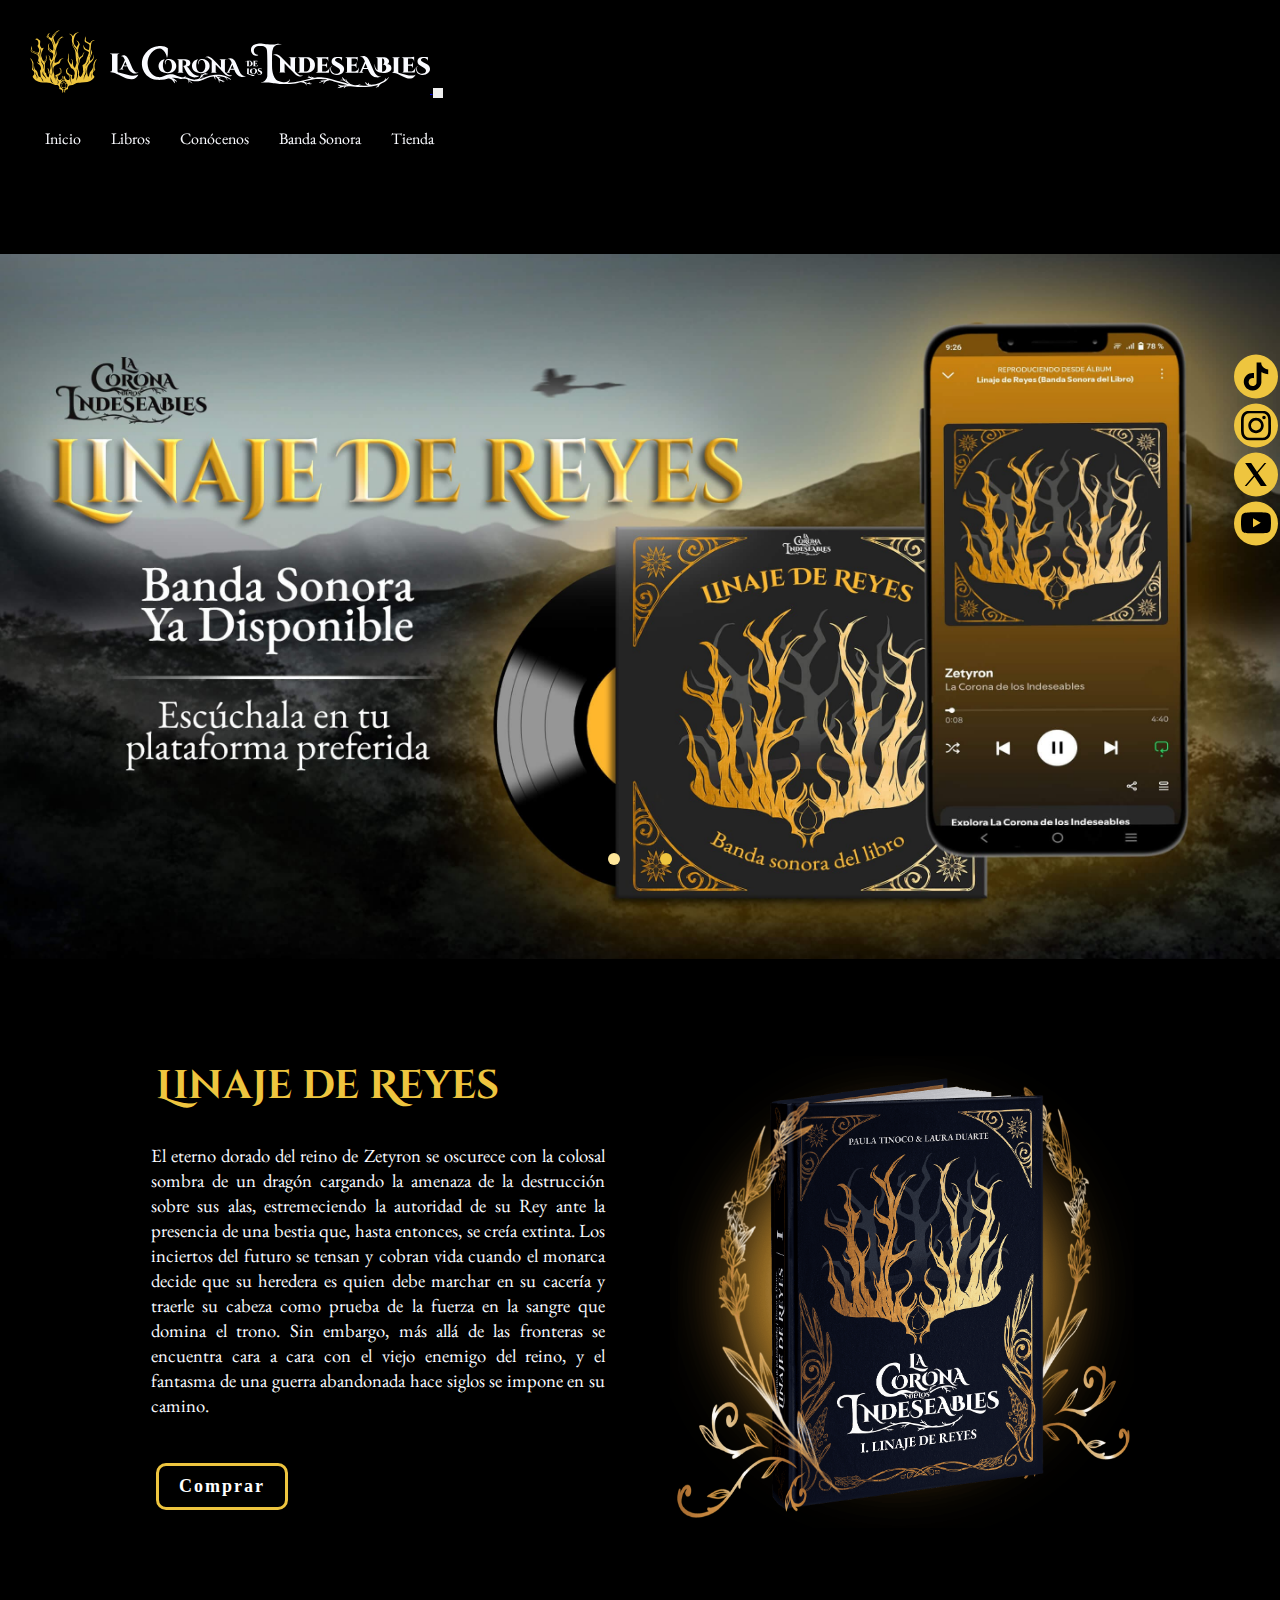
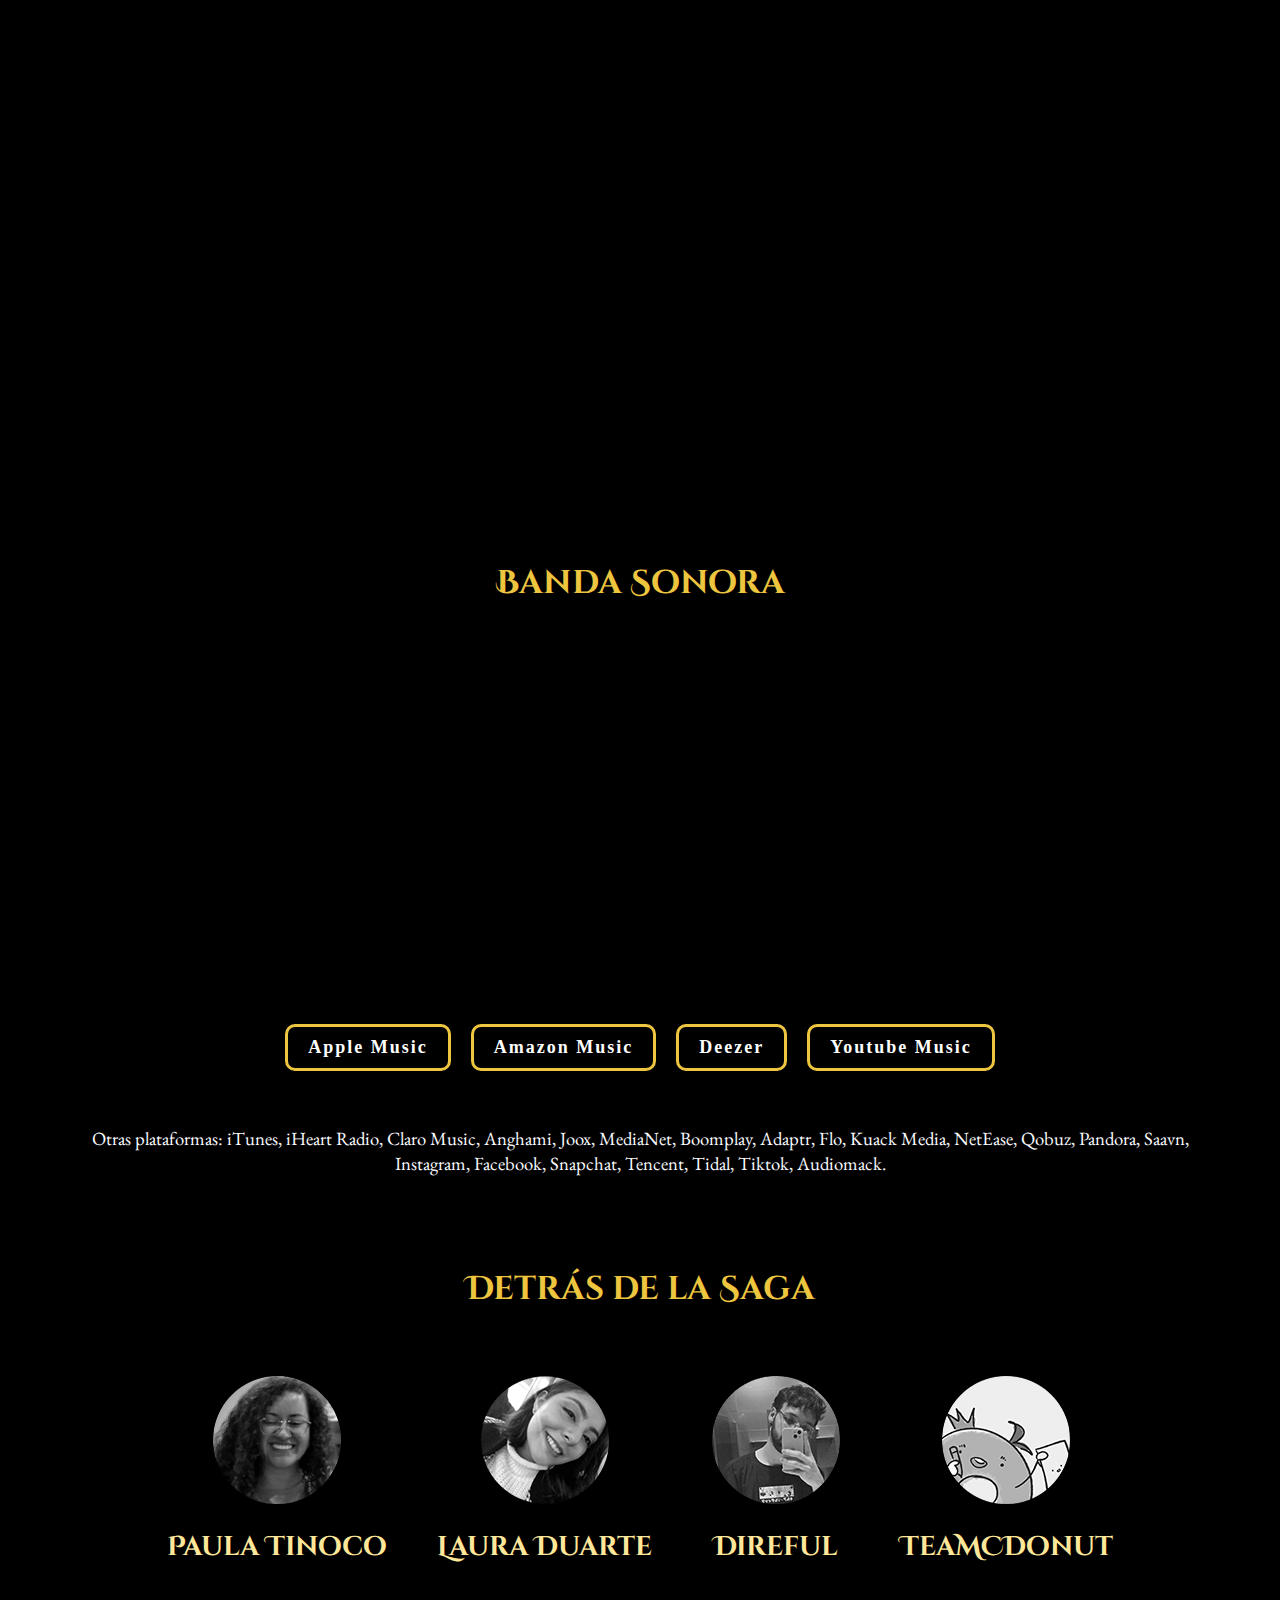
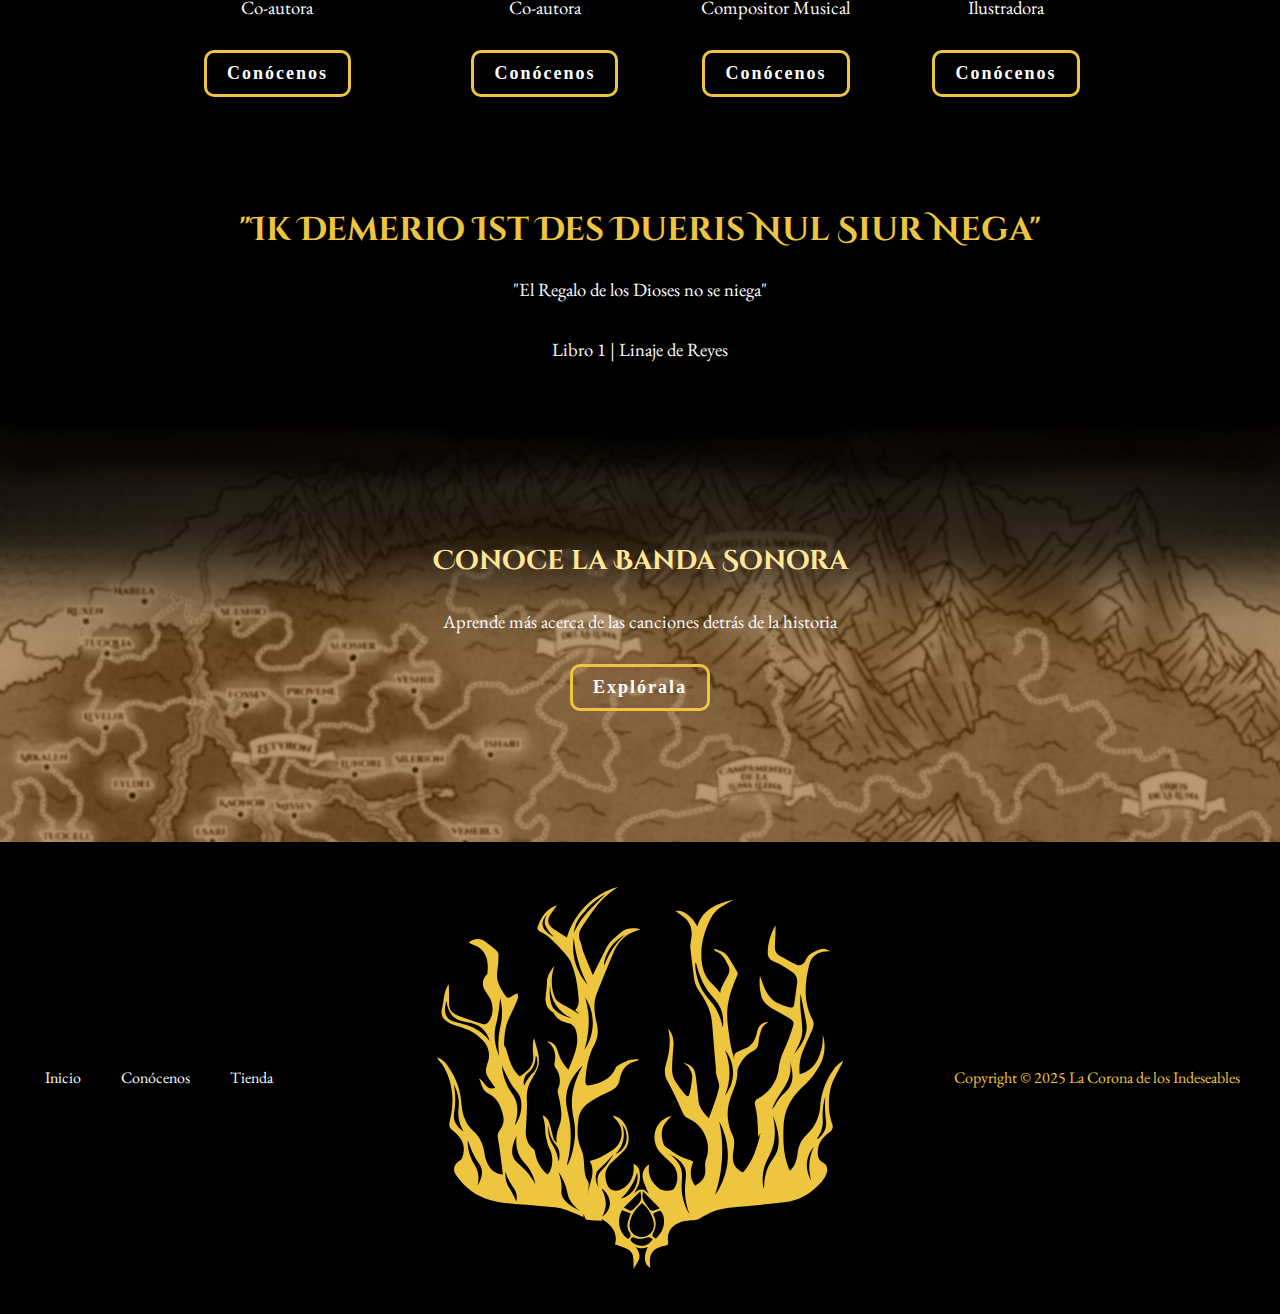
<file: index.html>
<!DOCTYPE html>
<html lang="en">

<head>
    <meta charset="UTF-8">
    <meta name="viewport" content="width=device-width, initial-scale=1.0">
    <meta name="description" content="Conoce la saga de fantasía colombiana que se convertirá en tu nueva historia favorita. Magia, secretos y un dragón, ¿te atreves a explorarla?">

    <title>La Corona de los Indeseables - Inicio</title>

    <!-- Bootstrap -->
    <link href="https://cdn.jsdelivr.net/npm/bootstrap@5.3.8/dist/css/bootstrap.min.css" rel="stylesheet"
        integrity="sha384-sRIl4kxILFvY47J16cr9ZwB07vP4J8+LH7qKQnuqkuIAvNWLzeN8tE5YBujZqJLB" crossorigin="anonymous">
    <!-- Estilo CSS -->
    <link rel="stylesheet" href="./styles/styles.css">

</head>

<body>

    <header class="navbar navbar-expand-lg navbar-dark custom-header">
        <a class="navbar-brand" href="../index.html">
            <img src="./assets/header/lacorin_corona_y_texto.svg" alt="logo la corona de los indeseables"
                class="custom-logo">
        </a>
        <button class="navbar-toggler" type="button" data-bs-toggle="collapse" data-bs-target="#navbarNav"
            aria-controls="navbarNav" aria-expanded="false" aria-label="Toggle navigation">
            <span class="navbar-toggler-icon"></span>
        </button>
        <div class="collapse navbar-collapse" id="navbarNav">
            <ul class="navbar-nav ms-auto menu">
                <li class="nav-item"><a class="nav-link menu-link" href="#">Inicio</a></li>
                <li class="nav-item"><a class="nav-link menu-link" href="./pages/libros.html">Libros</a></li>
                <li class="nav-item"><a class="nav-link menu-link" href="./pages/nosotros.html">Conócenos</a></li>
                <li class="nav-item"><a class="nav-link menu-link active" href="./pages/bandasonora.html">Banda
                        Sonora</a></li>
                <li class="nav-item"><a class="nav-link menu-link" href="./pages/tienda.html">Tienda</a></li>
            </ul>
        </div>
    </header>

    <main>

        <!-- Barra flotante de redes. Se repite entre los archivos html -->
        <div class="social-bar social-bar-right">
            <a href="https://www.tiktok.com/@lacoronadelosindeseables" target="_blank" class="social-btn"
                aria-label="TikTok">
                <img src="./assets/icons/icon-tiktok.svg" alt="TikTok">
            </a>
            <a href="https://www.instagram.com/lacoronadelosindeseables" target="_blank" class="social-btn"
                aria-label="Instagram">
                <img src="./assets/icons/icon-instagram.svg" alt="Instagram">
            </a>
            <a href="https://x.com/cor_indeseables" target="_blank" class="social-btn" aria-label="X (Twitter)">
                <img src="./assets/icons/icons-x.svg" alt="X (Twitter)">
            </a>
            <a href="https://www.youtube.com/@LaCoronadelosIndeseables" target="_blank" class="social-btn"
                aria-label="YouTube">
                <img src="./assets/icons/icon-youtube.svg" alt="YouTube">
            </a>
        </div>

        <!--Slider-->
        <div id="carouselExample" class="carousel slide full-screen-slider" data-bs-ride="carousel">
            <ol class="carousel-indicators">
                <li data-bs-target="#carouselExample" data-bs-slide-to="0" class="active"></li>
                <li data-bs-target="#carouselExample" data-bs-slide-to="1"></li>
            </ol>
            <div class="carousel-inner">
                <div class="carousel-item active">
                    <img src="./assets/slider_inicio/Anuncio Spotify min.jpg" class="d-block w-100"
                        alt="imagen promocional sobre la banda sonora del libro linaje de reyes, ya disponible en todas las plataformas de música">
                </div>
                <div class="carousel-item">
                    <img src="./assets/slider_inicio/LaCorIn min.jpg" class="d-block w-100"
                        alt="imagen con fondo dorado y el título la corona de los indeseables">
                </div>
            </div>
            <button class="carousel-control-prev" type="button" data-bs-target="#carouselExample" data-bs-slide="prev">
                <span class="carousel-control-prev-icon" aria-hidden="true"></span>
                <span class="visually-hidden">Previous</span>
            </button>
            <button class="carousel-control-next" type="button" data-bs-target="#carouselExample" data-bs-slide="next">
                <span class="carousel-control-next-icon" aria-hidden="true"></span>
                <span class="visually-hidden">Next</span>
            </button>
        </div>

        <!-- Sección: Libro -->
        <section>
            <div class="horizontal_align">

                <div class="frame_cuadrado">
                    <h1 class="texto_izq">Linaje de Reyes</h1>
                    <p>
                        El eterno dorado del reino de Zetyron se oscurece con la colosal sombra de un dragón cargando la
                        amenaza de la destrucción sobre sus alas, estremeciendo la autoridad de su Rey ante la presencia
                        de una bestia que, hasta entonces, se creía extinta.

                        Los inciertos del futuro se tensan y cobran vida cuando el monarca decide que su heredera es
                        quien debe marchar en su cacería y traerle su cabeza como prueba de la fuerza en la sangre que
                        domina el trono. Sin embargo, más allá de las fronteras se encuentra cara a cara con el viejo
                        enemigo del reino, y el fantasma de una guerra abandonada hace siglos se impone en su camino.
                    </p>
                    <div with="50%">
                        <a href="./pages/tienda.html" class="button1">Comprar</a>
                    </div>
                </div>

                <img src="./assets/book/Mockup Libro PNG.png" alt="mockup del libro linaje de reyes"
                    class="frame_cuadrado">

            </div>


            <!-- Trailer del último libro o Trailer de la Saga -->
            <div class="contenido_centrado">
                <iframe class="iframe_youtube" src="https://www.youtube.com/embed/6rHVzkuwxDQ?si=g7DFkx9vkjjMPnTd" title="YouTube video player" frameborder="0" allow="accelerometer; autoplay; clipboard-write; encrypted-media; gyroscope; picture-in-picture; web-share" allowfullscreen></iframe>
            </div>

        </section>

        <!-- Sección: Banda Sonora -->
        <section>
            <div class="contenedor_spotify">
                <div>
                    <h2 class="texto_centrado">Banda Sonora</h2>
                </div>
                <iframe data-testid="embed-iframe" style="border-radius:12px"
                    src="https://open.spotify.com/embed/album/3Q5yjnl2bJ5jPNArfhxAhS?utm_source=generator" width="100%"
                    height="352" frameBorder="0" allowfullscreen=""
                    allow="autoplay; clipboard-write; encrypted-media; fullscreen; picture-in-picture"
                    loading="lazy"></iframe>

                <!-- Botones a otras plataformas -->
                <div class="horizontal_align">
                    <a href="https://music.apple.com/co/album/linaje-de-reyes-banda-sonora-del-libro/1741525721"
                        target="_blank" class="button1 texto_boton">Apple Music</a>

                    <a href="https://music.amazon.es/albums/B0D1V1R43V" target="_blank"
                        class="button1 texto_boton">Amazon
                        Music</a>

                    <a href="https://www.deezer.com/es/album/574832341" target="_blank"
                        class="button1 texto_boton">Deezer</a>

                    <a href="https://music.youtube.com/playlist?list=OLAK5uy_l030jbdJvq1QEwwam6i30llLrQEh2dZV8"
                        target="_blank" class="button1 texto_boton">Youtube Music</a>
                </div>
                <p class="texto_centrado">Otras plataformas: iTunes, iHeart Radio, Claro Music, Anghami, Joox, MediaNet,
                    Boomplay, Adaptr, Flo,
                    Kuack Media, NetEase, Qobuz, Pandora, Saavn, Instagram, Facebook, Snapchat, Tencent, Tidal, Tiktok,
                    Audiomack.</p>
            </div>
        </section>

        <!-- Sección: Equipo -->
        <section>
            <h2 class="texto_centrado">Detrás de la Saga</h2>
            <section class="horizontal_align">
                <article class="frame_nosotros2">
                    <div class="foto_nosotros">
                        <img src="./assets/photos_nosotros/Paula_bn.png"
                            alt="fotografía a blanco y negro de la coautora paula tinoco">
                    </div>
                    <h3>Paula Tinoco</h3>
                    <p>Co-autora</p>
                    <a href="./pages/nosotros.html" class="button1">Conócenos</a>
                </article>
                <article class="frame_nosotros2">
                    <div class="foto_nosotros">
                        <img src="./assets/photos_nosotros/Laura_bn.png"
                            alt="fotografía a blanco y negro de la coautora laura duarte">
                    </div>
                    <h3>Laura Duarte</h3>
                    <p>Co-autora</p>
                    <a href="./pages/nosotros.html" class="button1">Conócenos</a>

                </article>
                <article class="frame_nosotros2">
                    <div class="foto_nosotros">
                        <img src="./assets/photos_nosotros/Dire_bn.png"
                            alt="fotografía a blanco y negro del compositor musical direful">
                    </div>
                    <h3>Direful</h3>
                    <p>Compositor Musical</p>
                    <a href="./pages/nosotros.html" class="button1">Conócenos</a>
                </article>
                <article class="frame_nosotros2">
                    <div class="foto_nosotros">
                        <img src="./assets/photos_nosotros/Dona_bn.png"
                            alt="fotografía a blanco y negro de la ilustradora tea-mc-donut">
                    </div>
                    <h3>TeaMCDonut</h3>
                    <p>Ilustradora</p>
                    <a href="./pages/nosotros.html" class="button1">Conócenos</a>
                </article>
            </section>
        </section>

        <!-- Sección: Frase -->
        <section>
            <h2 class="texto_centrado">"Ik Demerio Ist Des Dueris Nul Siur Nega"</h2>
            <p class="texto_centrado">"El Regalo de los Dioses no se niega"</p>
            <p class="texto_centrado">Libro 1 | Linaje de Reyes</p>
        </section>

        <!-- Conoce la Banda Sonora. Se repite en otros archivos html -->
        <div class="section_background">
            <h3 class="texto_centrado">Conoce la Banda Sonora</h3>
            <p class="texto_centrado">Aprende más acerca de las canciones detrás de la historia</p>
            <a href="./pages/bandasonora.html" class="button1">Explórala</a>
        </div>
    </main>

    <!-- Contenido del pie de página del sitio. Se repite entre los archivos html -->
    <footer class="footer">
        <div class="footer-col">
            <ul class="menu">
                <li><a class="menu-link" href="#">Inicio</a></li>
                <li><a class="menu-link" href="./pages/nosotros.html">Conócenos</a></li>
                <li><a class="menu-link" href="./pages/tienda.html">Tienda</a></li>
            </ul>
        </div>
        <div class="footer-col footer-center">
            <img class="footer_img" src="./assets/header/lacorin_corona.svg" alt="Logo La Corona de los Indeseables">
        </div>
        <div class="footer-col footer-right">
            <p class="p2">Copyright © 2025 La Corona de los Indeseables</p>
        </div>
    </footer>

    <!-- Bootstrap Java -->
    <script src="https://cdn.jsdelivr.net/npm/@popperjs/core@2.11.8/dist/umd/popper.min.js"
        integrity="sha384-I7E8VVD/ismYTF4hNIPjVp/Zjvgyol6VFvRkX/vR+Vc4jQkC+hVqc2pM8ODewa9r"
        crossorigin="anonymous"></script>
    <script src="https://cdn.jsdelivr.net/npm/bootstrap@5.3.8/dist/js/bootstrap.min.js"
        integrity="sha384-G/EV+4j2dNv+tEPo3++6LCgdCROaejBqfUeNjuKAiuXbjrxilcCdDz6ZAVfHWe1Y"
        crossorigin="anonymous"></script>
</body>

</html>
</file>
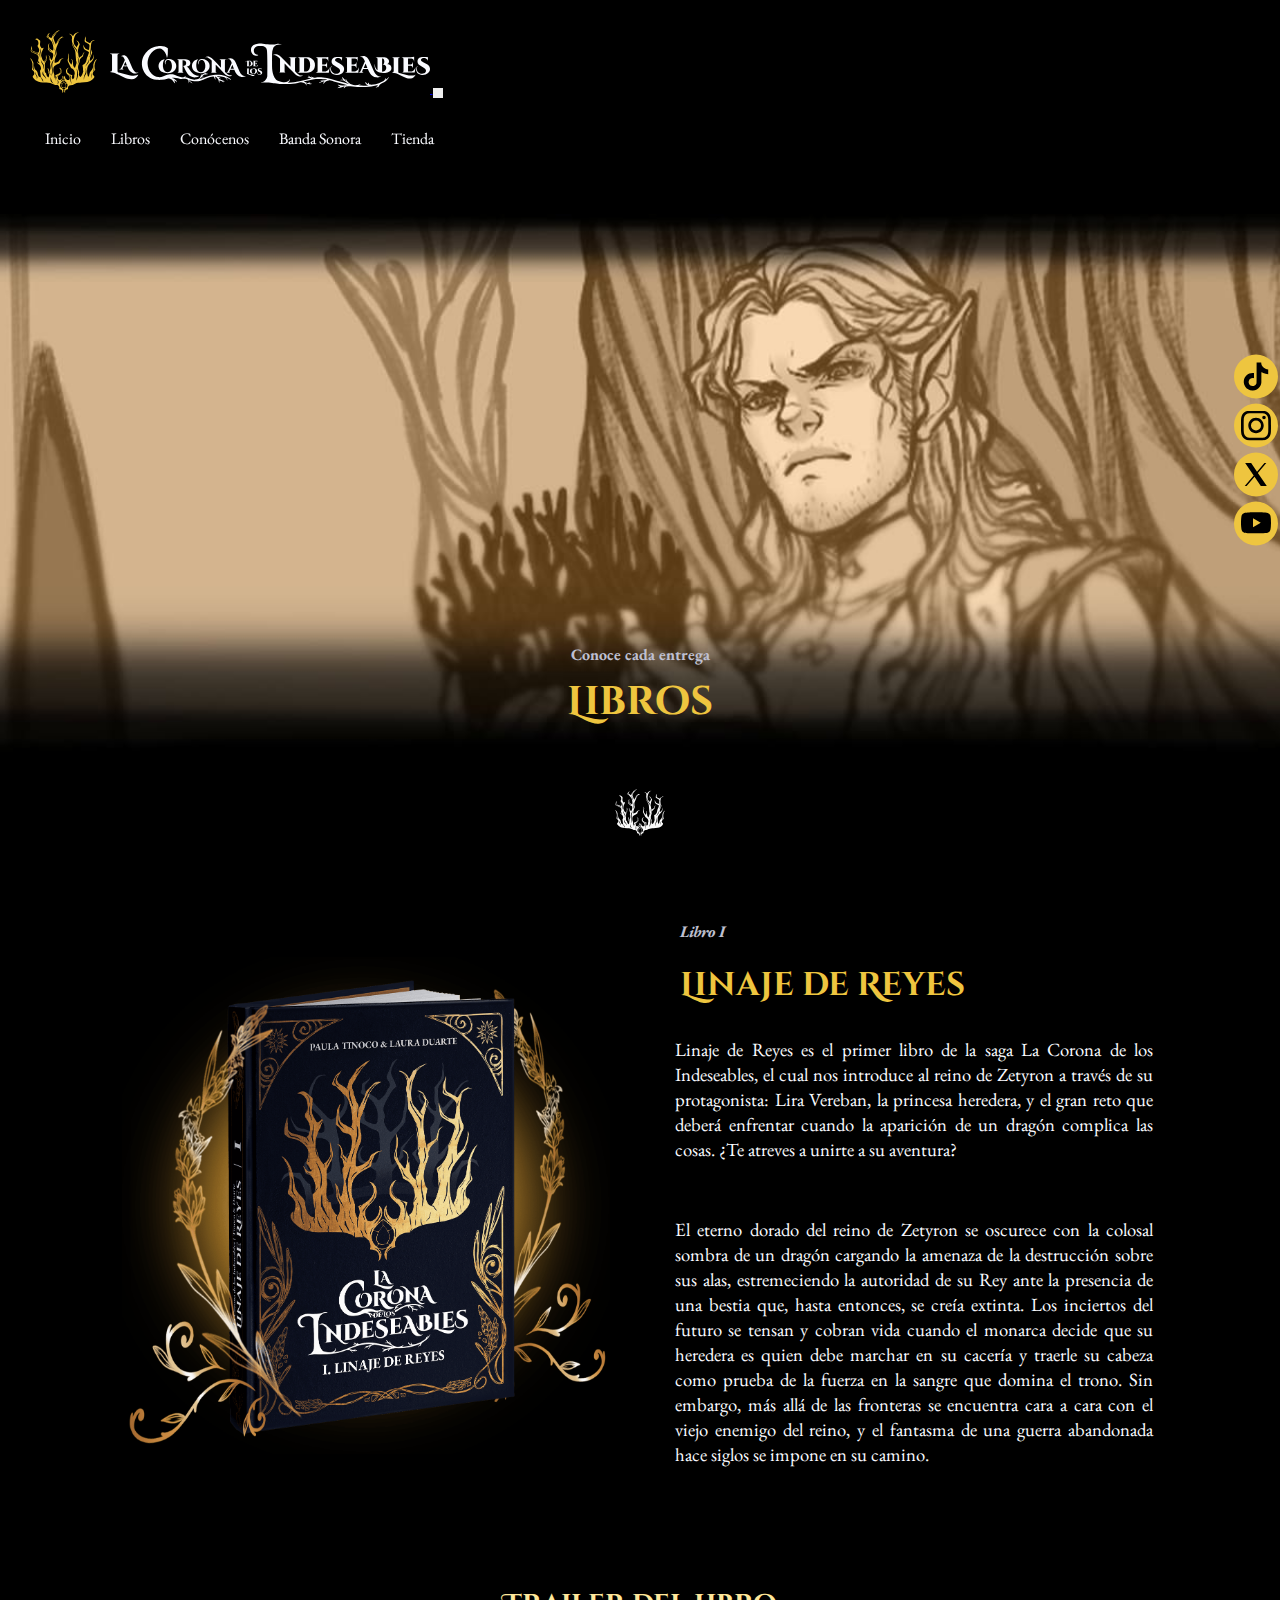
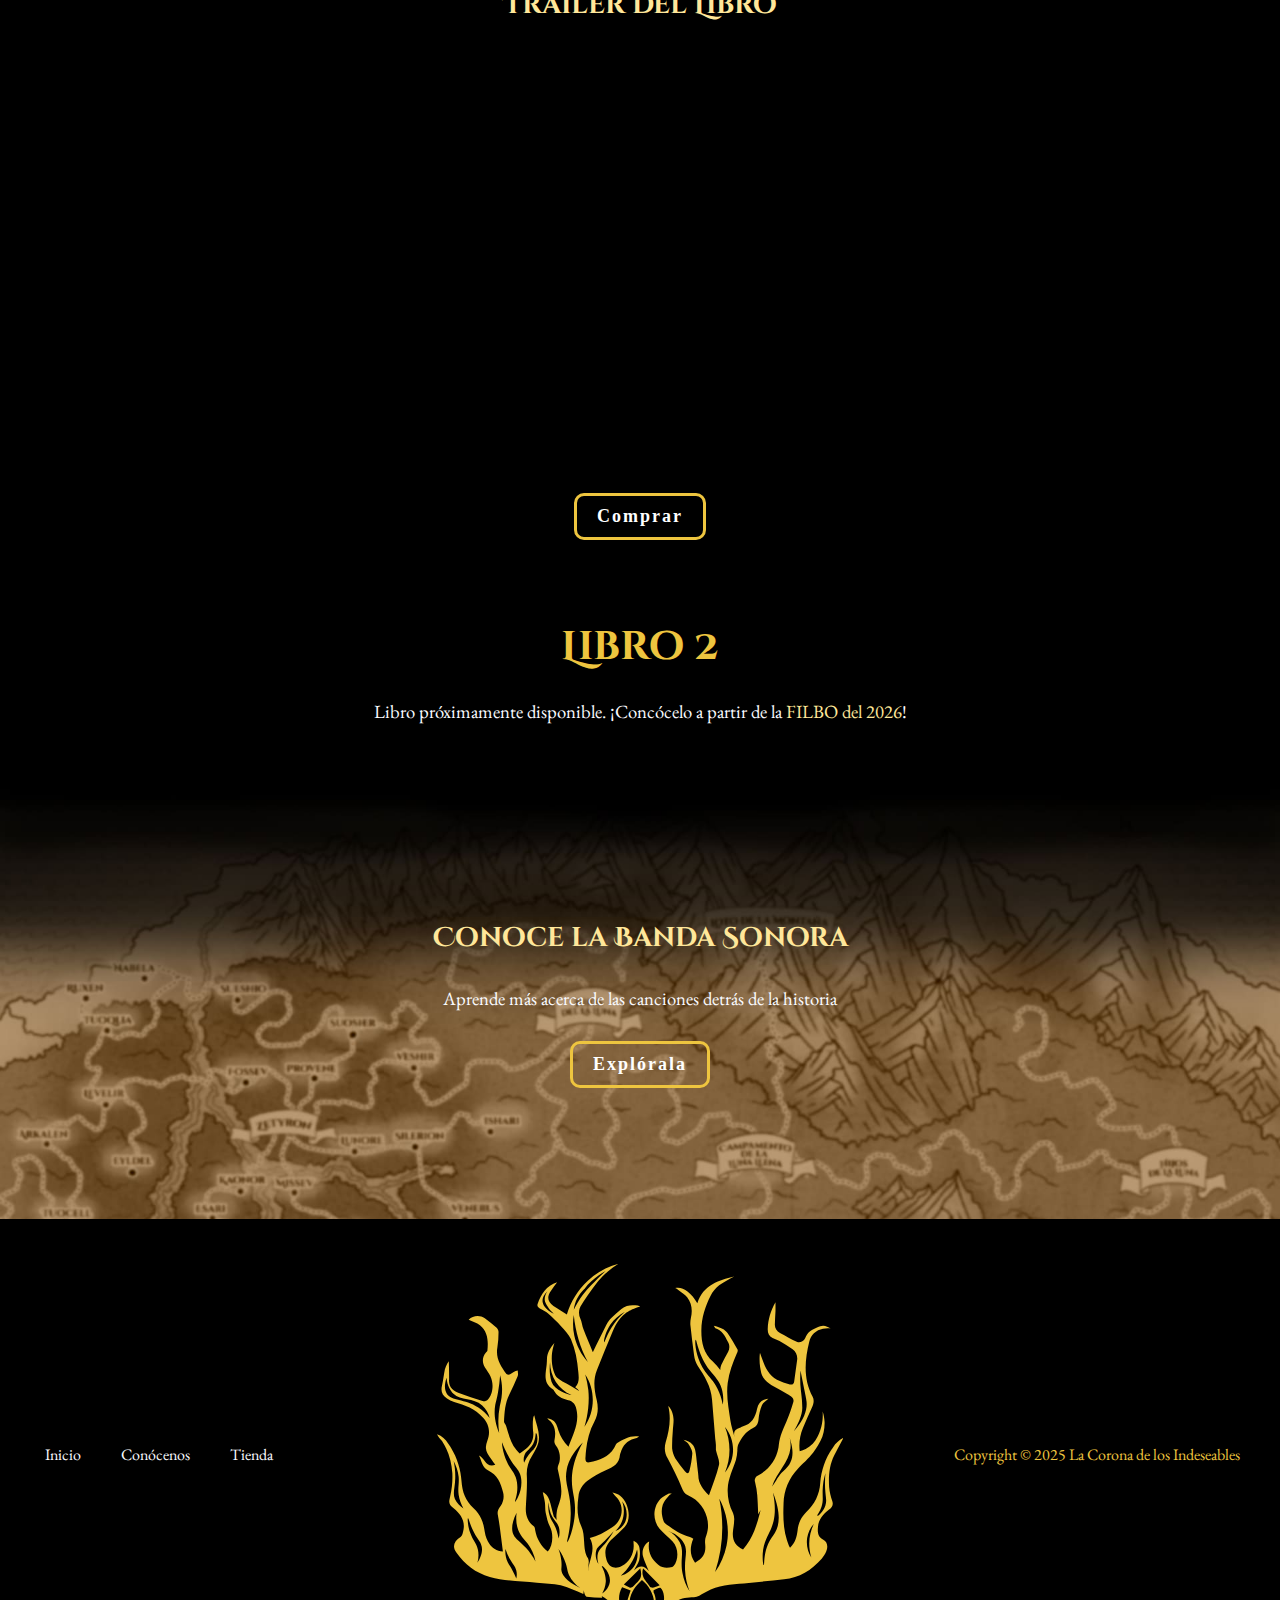
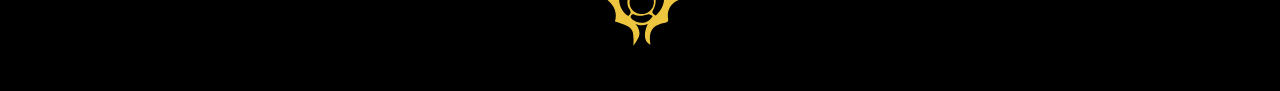
<file: pages/libros.html>
<!DOCTYPE html>
<html lang="en">

<head>
  <meta charset="UTF-8">
  <meta name="viewport" content="width=device-width, initial-scale=1.0">
  <meta name="description" content="Descubre 'Linaje de Reyes', el primer libro de la saga 'La Corona de los Indeseables'. Acompaña a Lira Vereban en su aventura épica en el reino de Zetyron, enfrentando todo tipo de desafíos. ¡Sumérgete en esta historia de fantasía hoy mismo!">
  <title>La Corona de los Indeseables - Linaje de Reyes</title>

  <!-- Bootstrap -->
  <link href="https://cdn.jsdelivr.net/npm/bootstrap@5.3.8/dist/css/bootstrap.min.css" rel="stylesheet"
    integrity="sha384-sRIl4kxILFvY47J16cr9ZwB07vP4J8+LH7qKQnuqkuIAvNWLzeN8tE5YBujZqJLB" crossorigin="anonymous">
  <!-- Estilo CSS -->
  <link rel="stylesheet" href="../styles/styles.css">

</head>

<body>

  <header class="navbar navbar-expand-lg navbar-dark custom-header">
    <a class="navbar-brand" href="../index.html">
      <img src="../assets/header/lacorin_corona_y_texto.svg" alt="logo la corona de los indeseables"
        class="custom-logo">
    </a>
    <button class="navbar-toggler" type="button" data-bs-toggle="collapse" data-bs-target="#navbarNav"
      aria-controls="navbarNav" aria-expanded="false" aria-label="Toggle navigation">
      <span class="navbar-toggler-icon"></span>
    </button>
    <div class="collapse navbar-collapse" id="navbarNav">
      <ul class="navbar-nav ms-auto menu">
        <li class="nav-item"><a class="nav-link menu-link" href="../index.html">Inicio</a></li>
        <li class="nav-item"><a class="nav-link menu-link" href="#">Libros</a></li>
        <li class="nav-item"><a class="nav-link menu-link" href="./nosotros.html">Conócenos</a></li>
        <li class="nav-item"><a class="nav-link menu-link active" href="./bandasonora.html">Banda
            Sonora</a></li>
        <li class="nav-item"><a class="nav-link menu-link" href="./tienda.html">Tienda</a></li>
      </ul>
    </div>
  </header>

  <main>

    <!-- Barra flotante de redes. Se repite entre los archivos html -->
    <div class="social-bar social-bar-right">
      <a href="https://www.tiktok.com/@lacoronadelosindeseables" target="_blank" class="social-btn" aria-label="TikTok">
        <img src="../assets/icons/icon-tiktok.svg" alt="TikTok">
      </a>
      <a href="https://www.instagram.com/lacoronadelosindeseables" target="_blank" class="social-btn"
        aria-label="Instagram">
        <img src="../assets/icons/icon-instagram.svg" alt="Instagram">
      </a>
      <a href="https://x.com/cor_indeseables" target="_blank" class="social-btn" aria-label="X (Twitter)">
        <img src="../assets/icons/icons-x.svg" alt="X (Twitter)">
      </a>
      <a href="https://www.youtube.com/@LaCoronadelosIndeseables" target="_blank" class="social-btn"
        aria-label="YouTube">
        <img src="../assets/icons/icon-youtube.svg" alt="YouTube">
      </a>
    </div>

    <!-- Título Principal -->
    <div class="title_background1">
      <h5>Conoce cada entrega</h5>
      <h1>Libros</h1>
    </div>

    <div class="contenido_centrado">
      <img src="../assets/header/lacorin_corona.svg" alt="Ícono de corona color amarillo" class="imgicon_special"
        width="50px">
    </div>

    <!-- Sección: Libro 1 -->
    <section class="horizontal_align">
      <div class="frame_cuadrado">
        <div>
          <img src="../assets/book/Mockup Libro PNG.png" alt="mockup del libro linaje de reyes" width="100%">
        </div>
      </div>
      <div class="frame_cuadrado">
        <h6>Libro I</h6>
        <h2>Linaje de Reyes</h2>
        <p> Linaje de Reyes es el primer libro de la saga La Corona de los Indeseables, el cual nos introduce al reino
          de Zetyron a través de su protagonista: Lira Vereban, la princesa heredera, y el gran reto que deberá
          enfrentar cuando la aparición de un dragón complica las cosas.

          ¿Te atreves a unirte a su aventura?
        </p>
        <div>
          <p>
            <!-- Desplegable (futuro) -->
            El eterno dorado del reino de Zetyron se oscurece con la colosal sombra de un dragón cargando la amenaza
            de
            la
            destrucción sobre sus alas, estremeciendo la autoridad de su Rey ante la presencia de una bestia que,
            hasta
            entonces, se creía extinta. Los inciertos del futuro se tensan y cobran vida cuando el monarca decide que
            su
            heredera es quien debe marchar en su cacería y traerle su cabeza como prueba de la fuerza en la sangre que
            domina el trono. Sin embargo, más allá de las fronteras se encuentra cara a cara con el viejo enemigo del
            reino, y el fantasma de una guerra abandonada hace siglos se impone en su camino.
          </p>
        </div>
      </div>
    </section>

    <section class="contenido_centrado">
      <!-- Trailer del Libro -->
      <h3>Trailer del Libro</h3>
      <iframe class="iframe_youtube" src="https://www.youtube.com/embed/6rHVzkuwxDQ?si=g7DFkx9vkjjMPnTd"
        title="YouTube video player" frameborder="0"
        allow="accelerometer; autoplay; clipboard-write; encrypted-media; gyroscope; picture-in-picture; web-share"
        allowfullscreen></iframe>
      <a href="tienda.html" class="button1">Comprar</a>
    </section>

    <!-- Sección: Libro 2 -->
    <section class="contenido_centrado">
      <div>
        <p class="titulo_principal">Libro 2</p>
        <p> Libro próximamente disponible. ¡Concócelo a partir de la <a
            href="https://www.instagram.com/filbogota/?hl=es-la" target="_blank" class="link">FILBO del 2026</a>!</p>
      </div>
    </section>
    <!-- Conoce la Banda Sonora. Se repite en otros archivos html -->
    <div class="section_background">
      <h3 class="texto_centrado">Conoce la Banda Sonora</h3>
      <p class="texto_centrado">Aprende más acerca de las canciones detrás de la historia</p>
      <a href="./bandasonora.html">
        <div class="button1">Explórala</div>
      </a>
    </div>

  </main>

  <!-- Contenido del pie de página del sitio. Se repite entre los archivos html -->
  <footer class="footer">
    <div class="footer-col">
      <ul class="menu">
        <li><a class="menu-link" href="../index.html">Inicio</a></li>
        <li><a class="menu-link" href="./nosotros.html">Conócenos</a></li>
        <li><a class="menu-link" href="./tienda.html">Tienda</a></li>
      </ul>
    </div>
    <div class="footer-col footer-center">
      <img class="footer_img" src="../assets/header/lacorin_corona.svg" alt="Logo La Corona de los Indeseables">
    </div>
    <div class="footer-col footer-right">
      <p class="p2">Copyright © 2025 La Corona de los Indeseables</p>
    </div>
  </footer>

  <!-- Bootstrap Java -->
  <script src="https://cdn.jsdelivr.net/npm/@popperjs/core@2.11.8/dist/umd/popper.min.js"
    integrity="sha384-I7E8VVD/ismYTF4hNIPjVp/Zjvgyol6VFvRkX/vR+Vc4jQkC+hVqc2pM8ODewa9r"
    crossorigin="anonymous"></script>
  <script src="https://cdn.jsdelivr.net/npm/bootstrap@5.3.8/dist/js/bootstrap.min.js"
    integrity="sha384-G/EV+4j2dNv+tEPo3++6LCgdCROaejBqfUeNjuKAiuXbjrxilcCdDz6ZAVfHWe1Y"
    crossorigin="anonymous"></script>
</body>

</html>
</file>
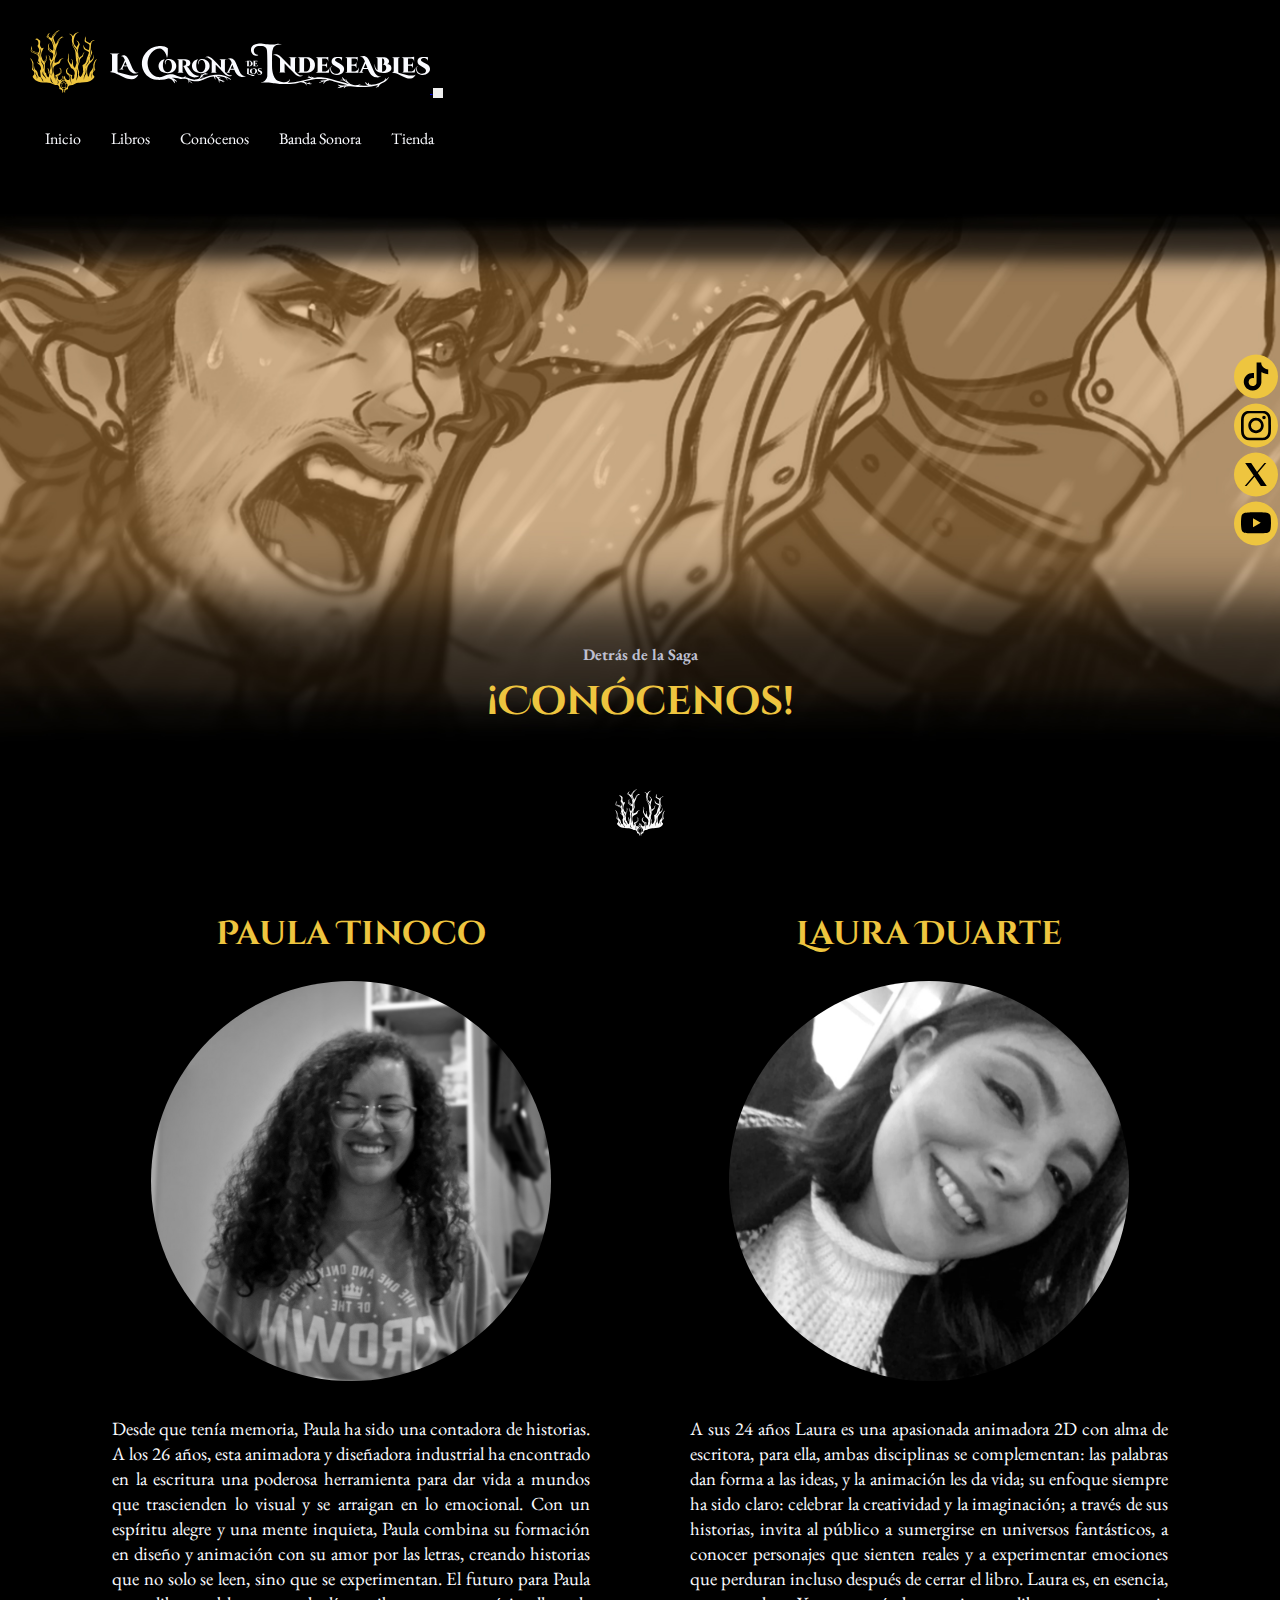
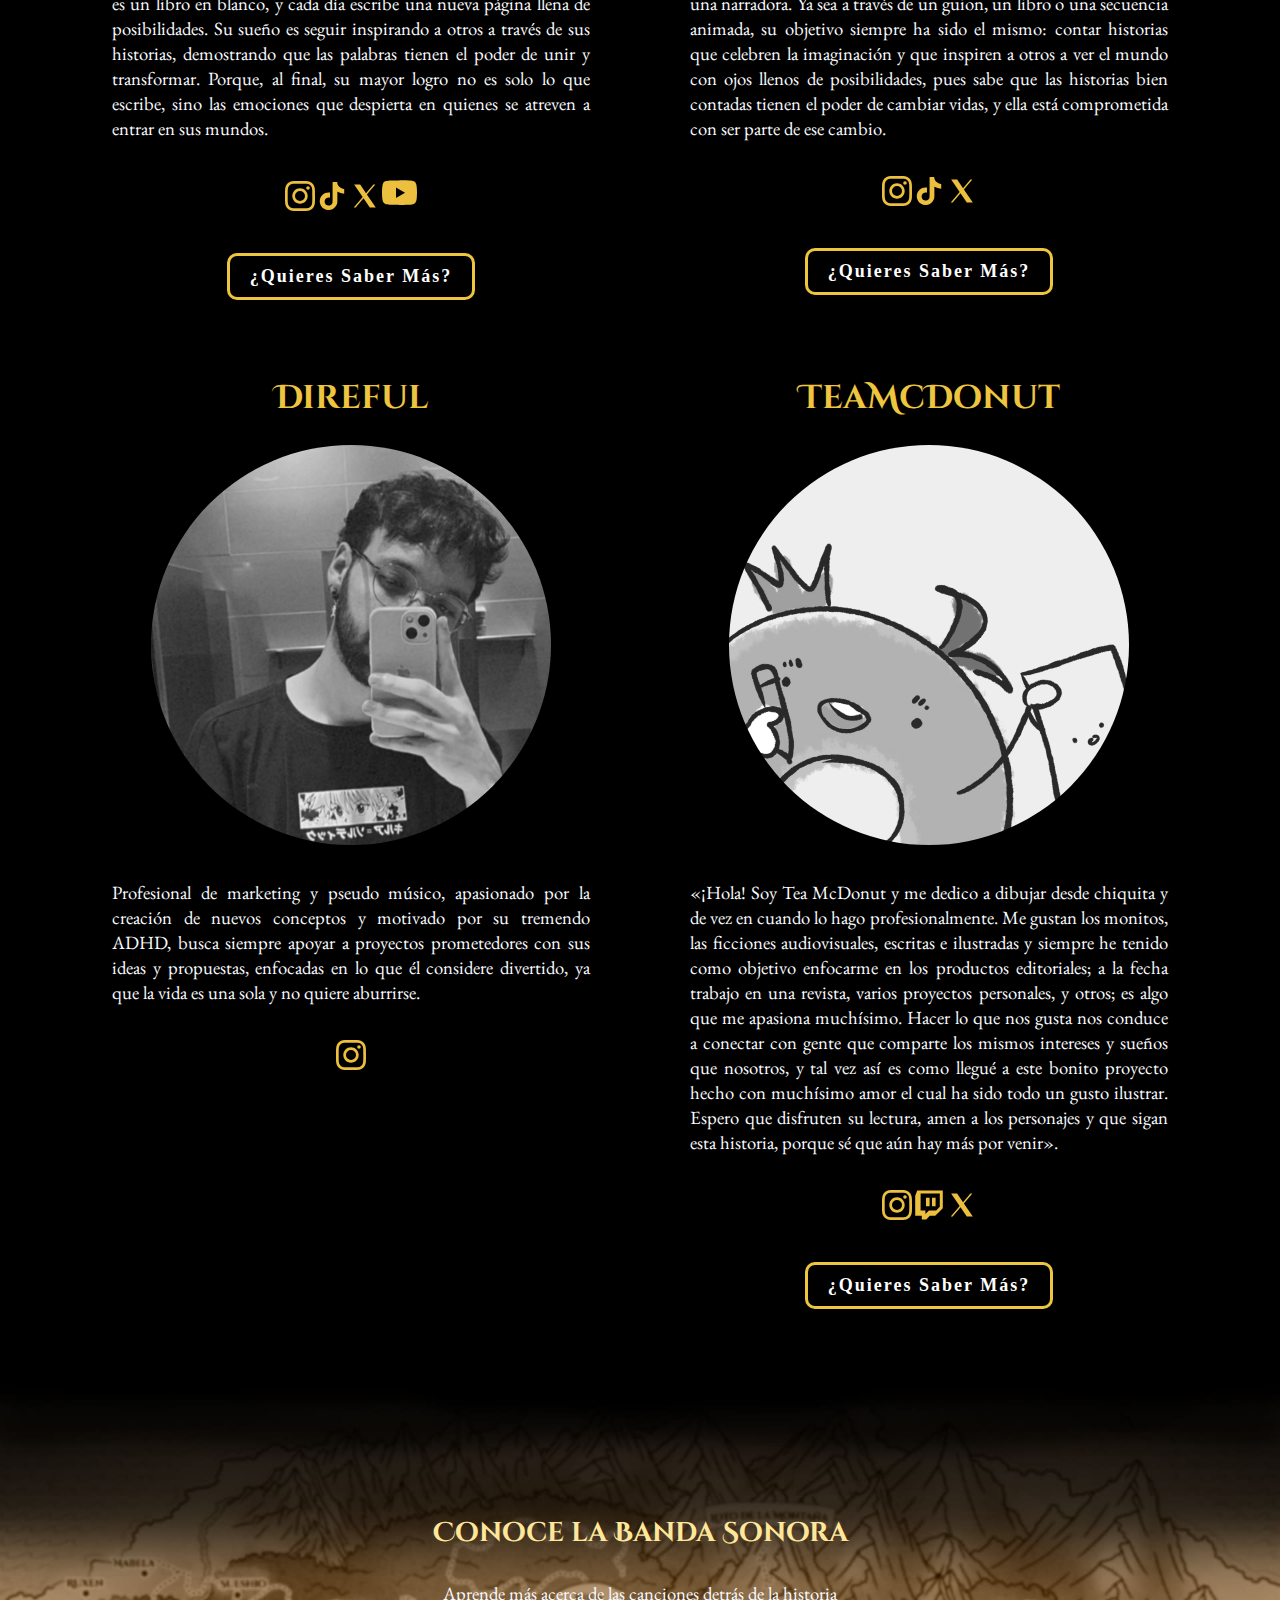
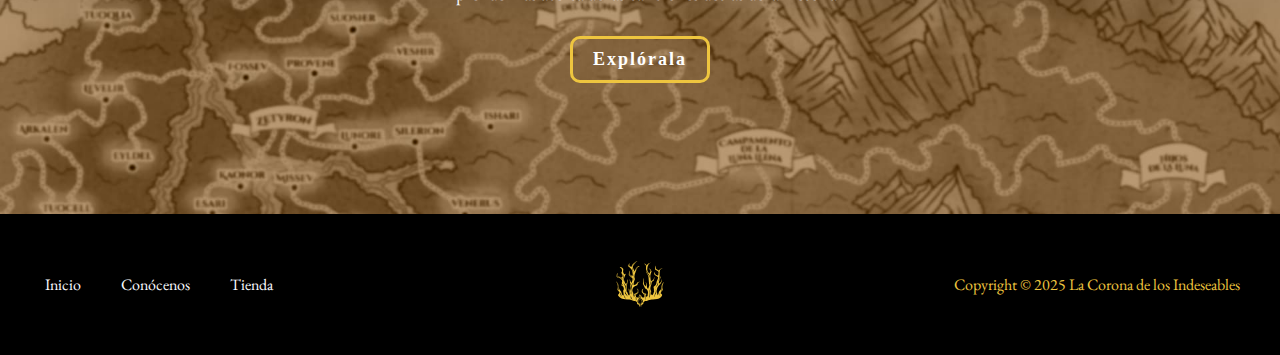
<file: pages/nosotros.html>
<!DOCTYPE html>
<html lang="en">

<head>
    <meta charset="UTF-8">
    <meta name="viewport" content="width=device-width, initial-scale=1.0">
    <meta name="description" content="Conoce al equipo detrás de 'La Corona de los Indeseables', la saga de fantasía colombiana que te transportará a un mundo lleno de magia, secretos y aventuras épicas. Descubre las historias y pasiones de los creadores quienes dieron vida a este fascinante universo.">
    <title>La Corona de los Indeseables - Detrás de la Saga</title>

    <!-- Bootstrap -->
    <link href="https://cdn.jsdelivr.net/npm/bootstrap@5.3.8/dist/css/bootstrap.min.css" rel="stylesheet"
        integrity="sha384-sRIl4kxILFvY47J16cr9ZwB07vP4J8+LH7qKQnuqkuIAvNWLzeN8tE5YBujZqJLB" crossorigin="anonymous">
    <!-- Estilo CSS -->
    <link rel="stylesheet" href="../styles/styles.css">

</head>

<body>

    <header class="navbar navbar-expand-lg navbar-dark custom-header">
        <a class="navbar-brand" href="../index.html">
            <img src="../assets/header/lacorin_corona_y_texto.svg" alt="logo la corona de los indeseables"
                class="custom-logo">
        </a>
        <button class="navbar-toggler" type="button" data-bs-toggle="collapse" data-bs-target="#navbarNav"
            aria-controls="navbarNav" aria-expanded="false" aria-label="Toggle navigation">
            <span class="navbar-toggler-icon"></span>
        </button>
        <div class="collapse navbar-collapse" id="navbarNav">
            <ul class="navbar-nav ms-auto menu">
                <li class="nav-item"><a class="nav-link menu-link" href="../index.html">Inicio</a></li>
                <li class="nav-item"><a class="nav-link menu-link" href="./libros.html">Libros</a></li>
                <li class="nav-item"><a class="nav-link menu-link" href="#">Conócenos</a></li>
                <li class="nav-item"><a class="nav-link menu-link active" href="./bandasonora.html">Banda
                        Sonora</a></li>
                <li class="nav-item"><a class="nav-link menu-link" href="./tienda.html">Tienda</a></li>
            </ul>
        </div>
    </header>

    <main>

        <!-- Barra flotante de redes. Se repite entre los archivos html -->
        <div class="social-bar social-bar-right">
            <a href="https://www.tiktok.com/@lacoronadelosindeseables" target="_blank" class="social-btn"
                aria-label="TikTok">
                <img src="../assets/icons/icon-tiktok.svg" alt="TikTok">
            </a>
            <a href="https://www.instagram.com/lacoronadelosindeseables" target="_blank" class="social-btn"
                aria-label="Instagram">
                <img src="../assets/icons/icon-instagram.svg" alt="Instagram">
            </a>
            <a href="https://x.com/cor_indeseables" target="_blank" class="social-btn" aria-label="X (Twitter)">
                <img src="../assets/icons/icons-x.svg" alt="X (Twitter)">
            </a>
            <a href="https://www.youtube.com/@LaCoronadelosIndeseables" target="_blank" class="social-btn"
                aria-label="YouTube">
                <img src="../assets/icons/icon-youtube.svg" alt="YouTube">
            </a>
        </div>

        <div class="title_background3">
            <h5>Detrás de la Saga</h>
                <h1>¡Conócenos!</h1>
        </div>

        <div class="contenido_centrado">
            <img src="../assets/header/lacorin_corona.svg" alt="Ícono de corona color amarillo" class="imgicon_special"
                width="50px">
        </div>

        <Section class="horizontal_align_2">

            <!-- Paula Tinoco -->
            <div class="frame_nosotros">
                <h2>Paula Tinoco</h2>
                <div>
                    <article class="foto_nosotros">
                        <img src="../assets/photos_nosotros/Paula.jpg"
                            alt="Fotografía de Paula Tinoco. Muchacha de cabello rizado y lentes viendo hacia abajo y sonriendo"
                            width="400px" class="fotos_nosotros">
                    </article>
                </div>
                <p>Desde que tenía memoria, Paula ha sido una contadora de historias. A los 26 años, esta animadora y
                    diseñadora industrial ha encontrado en la escritura una poderosa herramienta para dar vida a mundos
                    que
                    trascienden lo visual y se arraigan en lo emocional.
                    Con un espíritu alegre y una mente inquieta, Paula combina su formación en diseño y animación con su
                    amor por las letras, creando historias que no solo se leen, sino que se experimentan.
                    El futuro para Paula es un libro en blanco, y cada día escribe una nueva página llena de
                    posibilidades.
                    Su sueño es seguir inspirando a otros a través de sus historias, demostrando que las palabras tienen
                    el
                    poder de unir y transformar. Porque, al final, su mayor logro no es solo lo que escribe, sino las
                    emociones que despierta en quienes se atreven a entrar en sus mundos.</p>

                <div>
                    <!-- Botones de Redes -->
                    <a href="https://www.instagram.com/paya_animacion/#" target="_blank"> <img
                            src="../assets/icons/icon-instagram.svg" alt="Logo de la red social Instagram"
                            class="imgicon" width="30px"></a>
                    <a href="https://www.tiktok.com/@paya_payita" target="_blank"> <img
                            src="../assets/icons/icon-tiktok.svg" alt="Logo de la red social Tiktok" class="imgicon"
                            width="30px"></a>
                    <a href="https://x.com/PayaPayita" target="_blank"> <img src="../assets/icons/icons-x.svg"
                            alt="Logo de la red social X" class="imgicon" width="30px"></a>
                    <a href="https://www.youtube.com/@PayaPayita" target="_blank"> <img
                            src="../assets/icons/icon-youtube.svg" alt="Logo de la red social Youtube" class="imgicon"
                            width="35px"></a>
                </div>
                <div>
                    <a href="https://linktr.ee/payapayita" target="_blank">
                        <div class="button1"> ¿Quieres Saber
                            Más?</div>
                    </a>
                </div>
            </div>

            <!-- Laura Duarte -->
            <div class="frame_nosotros">
                <h2>Laura Duarte</h2>
                <div>
                    <article class="foto_nosotros">
                        <img src="../assets/photos_nosotros/Laura.jpg"
                            alt="Fotografía de Laura Duarte. Muchacha de cabello lacio viendo a la cámara y sonriendo"
                            width="400px">
                    </article>
                </div>
                <p>A sus 24 años Laura es una apasionada animadora 2D con alma de escritora, para ella, ambas
                    disciplinas se
                    complementan: las palabras dan forma a las ideas, y la animación les da vida; su enfoque siempre ha
                    sido
                    claro: celebrar la creatividad y la imaginación; a través de sus historias, invita al público a
                    sumergirse en universos fantásticos, a conocer personajes que sienten reales y a experimentar
                    emociones
                    que perduran incluso después de cerrar el libro.
                    Laura es, en esencia, una narradora. Ya sea a través de un guion, un libro o una secuencia animada,
                    su
                    objetivo siempre ha sido el mismo: contar historias que celebren la imaginación y que inspiren a
                    otros a
                    ver el mundo con ojos llenos de posibilidades, pues sabe que las historias bien contadas tienen el
                    poder
                    de cambiar vidas, y ella está comprometida con ser parte de ese cambio.</p>

                <div>
                    <!-- Botones de Redes -->
                    <a href="https://instagram.com/Lari_Kano" target="_blank"> <img
                            src="../assets/icons/icon-instagram.svg" alt="Logo de la red social Instagram"
                            class="imgicon" width="30px"></a>
                    <a href="https://www.tiktok.com/@lari_kano" target="_blank"> <img
                            src="../assets/icons/icon-tiktok.svg" alt="Logo de la red social Tiktok" class="imgicon"
                            width="30px"></a>
                    <a href="https://x.com/Lari_Kano" target="_blank"> <img src="../assets/icons/icons-x.svg"
                            alt="Logo de la red social X" class="imgicon" width="30px"></a>
                </div>
                <div>
                    <a href="https://linktr.ee/Lari_Kano" target="_blank">
                        <div class="button1"> ¿Quieres Saber
                            Más?</div>
                    </a>
                </div>
            </div>

            <!-- Direful -->
            <div class="frame_nosotros">
                <h2>Direful</h2>
                <div>
                    <article class="foto_nosotros">
                        <img src="../assets/photos_nosotros/Dire.jpg"
                            alt="Fotografía de Direful. Muchacho de cabello oscuro corto y lentes usando un iphone para cubrir la mitad de su rostro"
                            width="400px">
                    </article>
                </div>
                <p>Profesional de marketing y pseudo músico, apasionado por la creación de nuevos conceptos y motivado
                    por
                    su tremendo ADHD, busca siempre apoyar a proyectos prometedores con sus ideas y propuestas,
                    enfocadas en
                    lo que él considere divertido, ya que la vida es una sola y no quiere aburrirse.</p>

                <div>
                    <!-- Botones de Redes -->
                    <a href="https://www.instagram.com/vdire.exe/" target="_blank"> <img
                            src="../assets/icons/icon-instagram.svg" alt="Logo de la red social Instagram"
                            class="imgicon" width="30px"></a>
                </div>
            </div>

            <!-- TeaMcDonut -->
            <div class="frame_nosotros">
                <h2>TeaMcDonut</h2>
                <div>
                    <article class="foto_nosotros">
                        <img src="../assets/photos_nosotros/Dona.jpg"
                            alt="Ilustración de TeaMcDonut la cual enseña una dona verde con corona y cabello sosteniendo en una mano un lápiz y en la otra una hoja de papel"
                            width="400px">
                    </article>
                </div>
                <p>«¡Hola! Soy Tea McDonut y me dedico a dibujar desde chiquita y de vez en cuando lo hago
                    profesionalmente.
                    Me gustan los monitos, las ficciones audiovisuales, escritas e ilustradas y siempre he tenido como
                    objetivo enfocarme en los productos editoriales; a la fecha trabajo en una revista, varios proyectos
                    personales, y otros; es algo que me apasiona muchísimo.
                    Hacer lo que nos gusta nos conduce a conectar con gente que comparte los mismos intereses y sueños
                    que
                    nosotros, y tal vez así es como llegué a este bonito proyecto hecho con muchísimo amor el cual ha
                    sido
                    todo un gusto ilustrar. Espero que disfruten su lectura, amen a los personajes y que sigan esta
                    historia, porque sé que aún hay más por venir».</p>

                <div>
                    <!-- Botones de Redes -->
                    <a href="https://www.instagram.com/teamcdonut/" target="_blank"> <img
                            src="../assets/icons/icon-instagram.svg" alt="Logo de la red social Instagram"
                            class="imgicon" width="30px"></a>
                    <a href="https://www.twitch.tv/teamcdonut" target="_blank"> <img
                            src="../assets/icons/icons-twitch.svg" class="imgicon" width="30px"></a>
                    <a href="https://x.com/TeaMcDonut" target="_blank"> <img src="../assets/icons/icons-x.svg"
                            class="imgicon" width="30px"></a>
                </div>
                <div>
                    <a href="https://linktr.ee/Lari_Kano" target="_blank">
                        <div class="button1"> ¿Quieres Saber
                            Más?</div>
                    </a>
                </div>
            </div>
        </Section>

        <!-- Conoce la Banda Sonora. Se repite en otros archivos html -->
        <div class="section_background">
            <h3 class="texto_centrado">Conoce la Banda Sonora</h3>
            <p class="texto_centrado">Aprende más acerca de las canciones detrás de la historia</p>
            <a href="./bandasonora.html">
                <div class="button1">Explórala</div>
            </a>
        </div>
    </main>

    <!-- Contenido del pie de página del sitio. Se repite entre los archivos html -->
    <footer class="footer">
        <div class="footer-col">
            <ul class="menu">
                <li><a class="menu-link" href="../index.html">Inicio</a></li>
                <li><a class="menu-link" href="./nosotros.html">Conócenos</a></li>
                <li><a class="menu-link" href="./tienda.html">Tienda</a></li>
            </ul>
        </div>
        <div class="footer-col footer-center">
            <img class="footer_img" src="../assets/header/lacorin_corona.svg" alt="Logo La Corona de los Indeseables" width="12%">
        </div>
        <div class="footer-col footer-right">
            <p class="p2">Copyright © 2025 La Corona de los Indeseables</p>
        </div>
    </footer>

    <!-- Bootstrap Java -->
    <script src="https://cdn.jsdelivr.net/npm/@popperjs/core@2.11.8/dist/umd/popper.min.js"
        integrity="sha384-I7E8VVD/ismYTF4hNIPjVp/Zjvgyol6VFvRkX/vR+Vc4jQkC+hVqc2pM8ODewa9r"
        crossorigin="anonymous"></script>
    <script src="https://cdn.jsdelivr.net/npm/bootstrap@5.3.8/dist/js/bootstrap.min.js"
        integrity="sha384-G/EV+4j2dNv+tEPo3++6LCgdCROaejBqfUeNjuKAiuXbjrxilcCdDz6ZAVfHWe1Y"
        crossorigin="anonymous"></script>
</body>

</html>
</file>
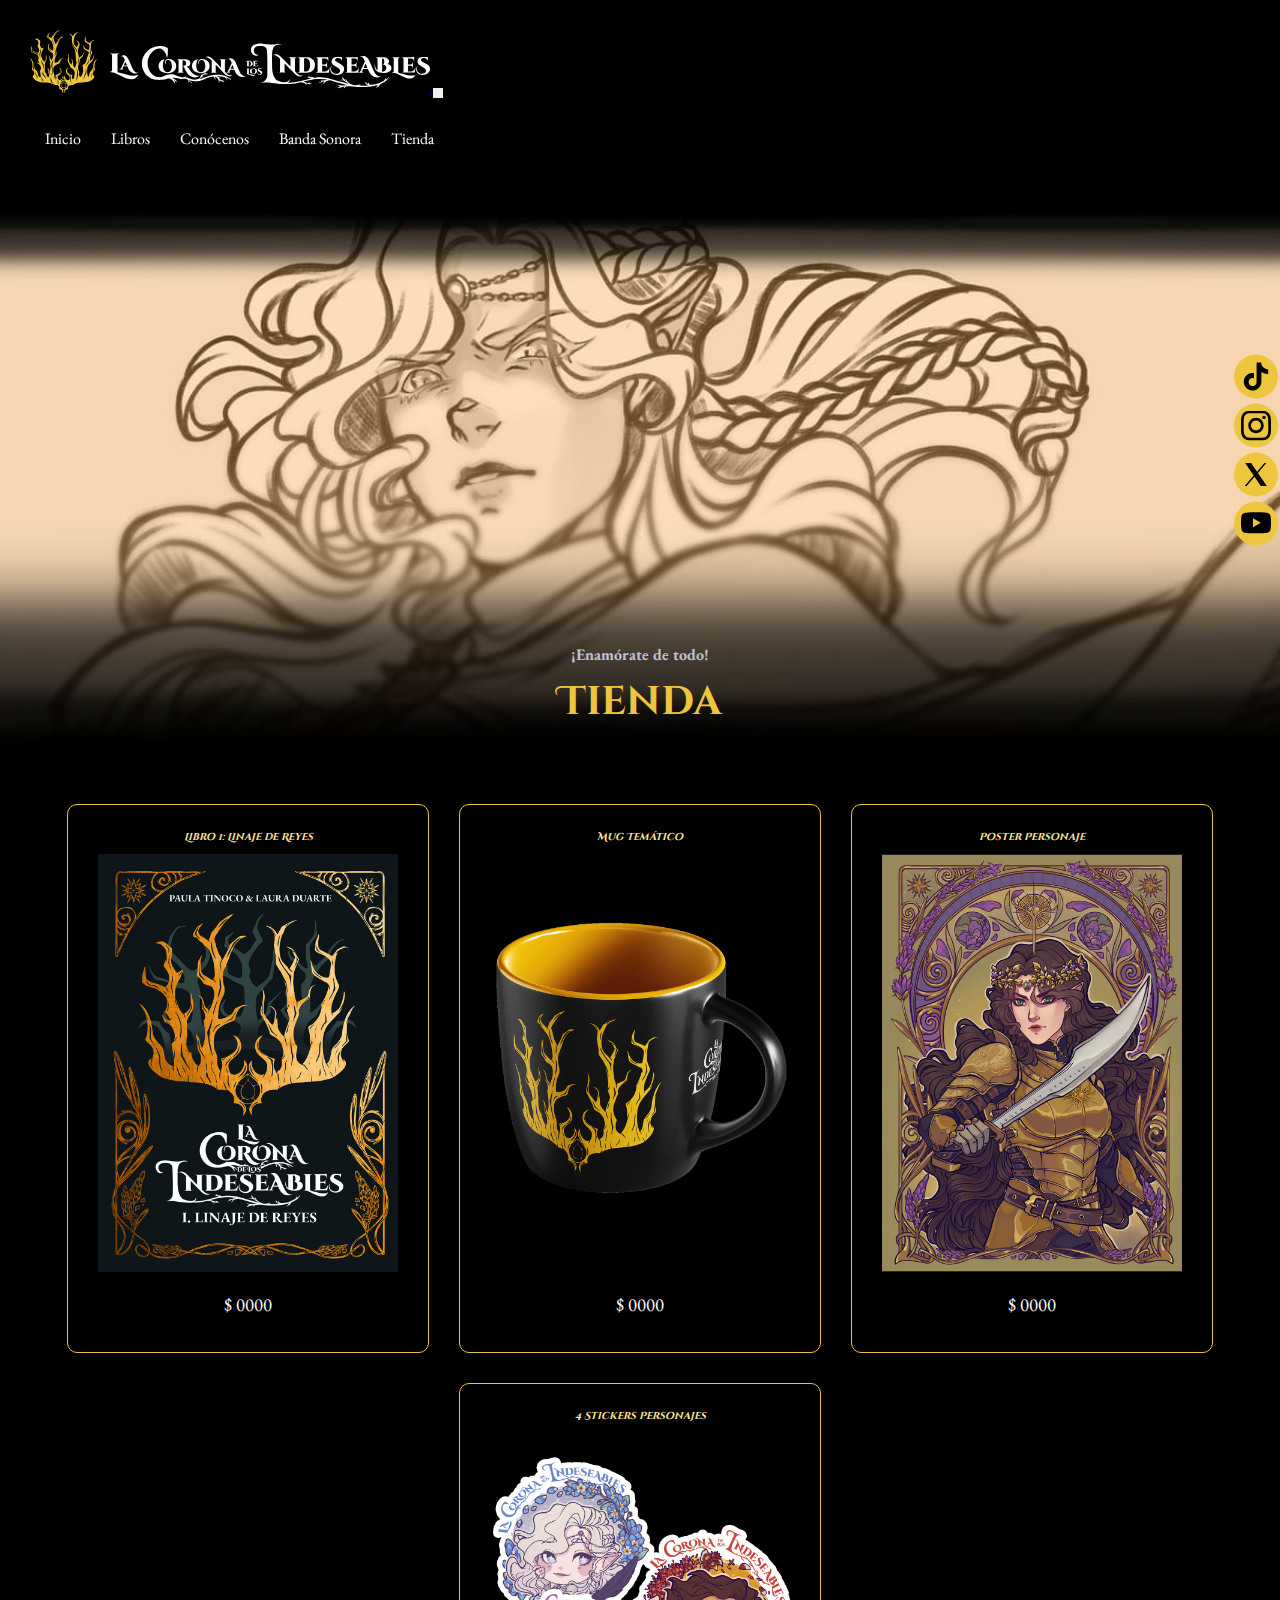
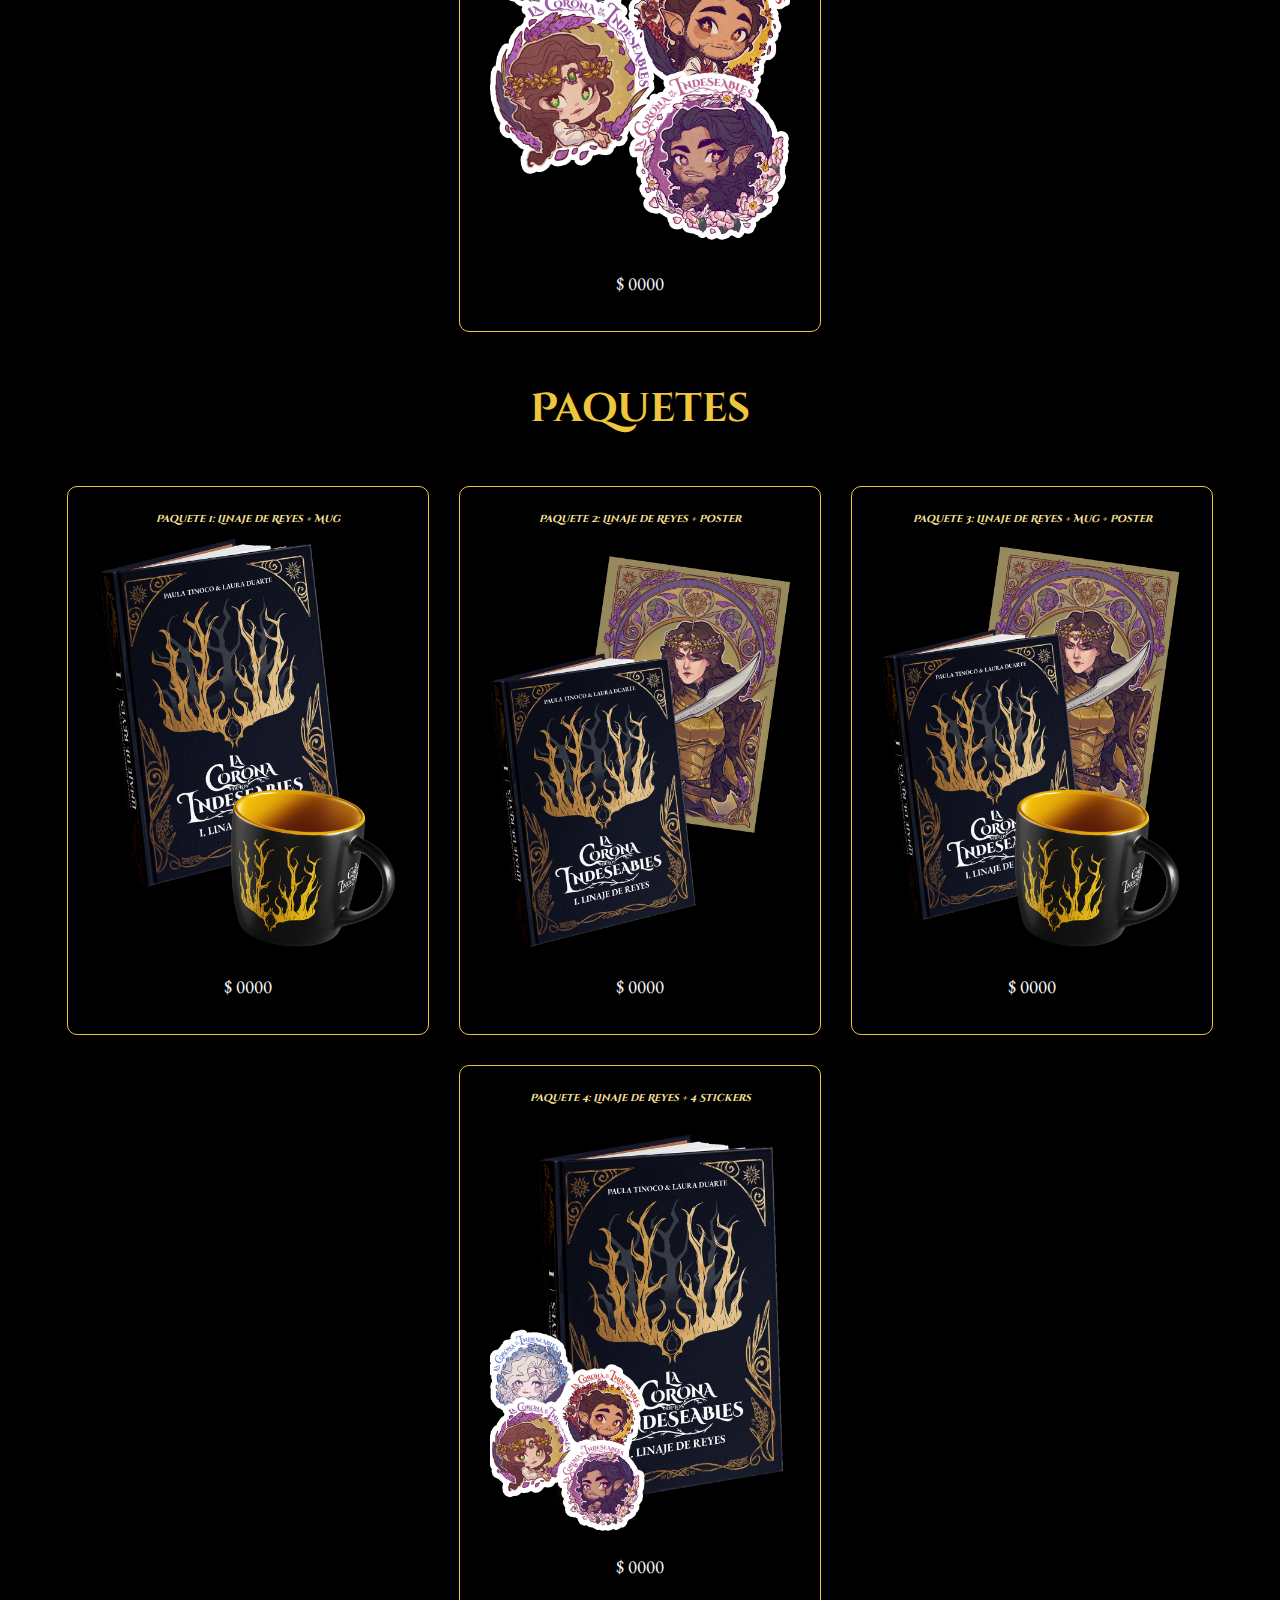
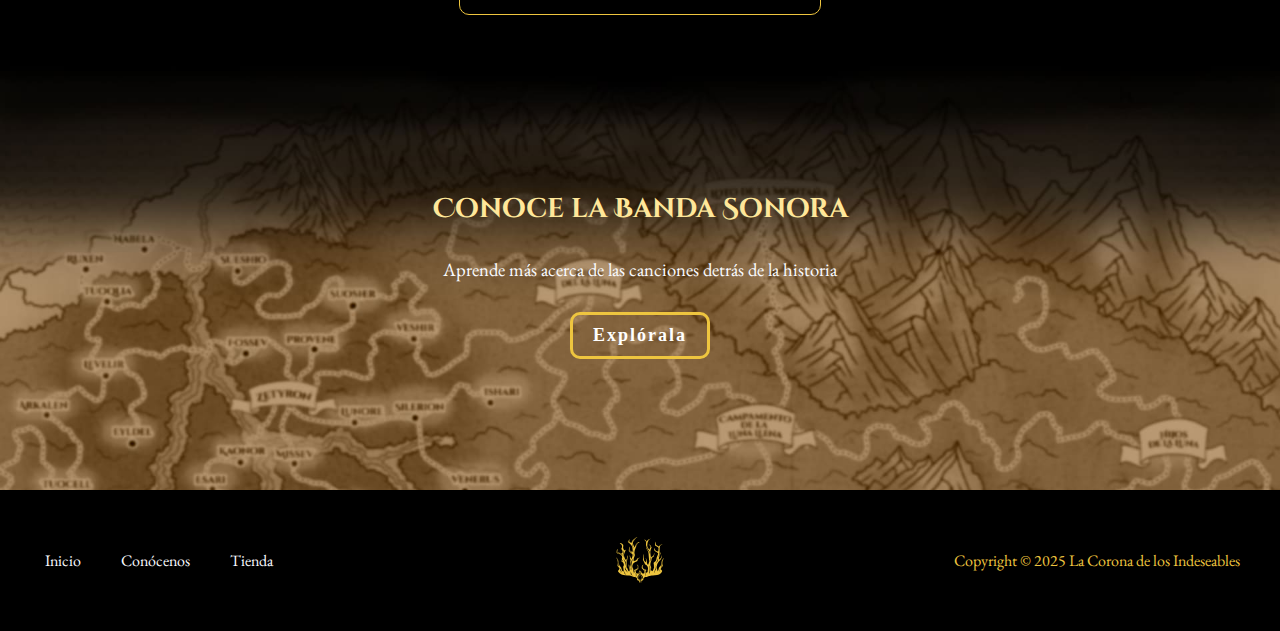
<file: pages/tienda.html>
<!DOCTYPE html>
<html lang="en">

<head>
    <meta charset="UTF-8">
    <meta name="viewport" content="width=device-width, initial-scale=1.0">
    <meta name="description" content="Descubre cómo llevar el universo de la saga 'La Corona de los Indeseables' a tu vida diaria con nuestra tienda oficial. Desde mercancía exclusiva hasta ediciones especiales de los libros. ¡Explora ahora y encuentra tu artículo favorito!">
    <title>La Corona de los Indeseables - Tienda</title>

    <!-- Bootstrap -->
    <link href="https://cdn.jsdelivr.net/npm/bootstrap@5.3.8/dist/css/bootstrap.min.css" rel="stylesheet"
        integrity="sha384-sRIl4kxILFvY47J16cr9ZwB07vP4J8+LH7qKQnuqkuIAvNWLzeN8tE5YBujZqJLB" crossorigin="anonymous">
    <!-- Estilo CSS -->
    <link rel="stylesheet" href="../styles/styles.css">

</head>
</head>

<body>

    <header class="navbar navbar-expand-lg navbar-dark custom-header">
        <a class="navbar-brand" href="../index.html">
            <img src="../assets/header/lacorin_corona_y_texto.svg" alt="logo la corona de los indeseables"
                class="custom-logo">
        </a>
        <button class="navbar-toggler" type="button" data-bs-toggle="collapse" data-bs-target="#navbarNav"
            aria-controls="navbarNav" aria-expanded="false" aria-label="Toggle navigation">
            <span class="navbar-toggler-icon"></span>
        </button>
        <div class="collapse navbar-collapse" id="navbarNav">
            <ul class="navbar-nav ms-auto menu">
                <li class="nav-item"><a class="nav-link menu-link" href="../index.html">Inicio</a></li>
                <li class="nav-item"><a class="nav-link menu-link" href="./libros.html">Libros</a></li>
                <li class="nav-item"><a class="nav-link menu-link" href="./nosotros.html">Conócenos</a></li>
                <li class="nav-item"><a class="nav-link menu-link active" href="./bandasonora.html">Banda
                        Sonora</a></li>
                <li class="nav-item"><a class="nav-link menu-link" href="#">Tienda</a></li>
            </ul>
        </div>
    </header>

    <main>

        <!-- Barra flotante de redes. Se repite entre los archivos html -->
        <div class="social-bar social-bar-right">
            <a href="https://www.tiktok.com/@lacoronadelosindeseables" target="_blank" class="social-btn"
                aria-label="TikTok">
                <img src="../assets/icons/icon-tiktok.svg" alt="TikTok">
            </a>
            <a href="https://www.instagram.com/lacoronadelosindeseables" target="_blank" class="social-btn"
                aria-label="Instagram">
                <img src="../assets/icons/icon-instagram.svg" alt="Instagram">
            </a>
            <a href="https://x.com/cor_indeseables" target="_blank" class="social-btn" aria-label="X (Twitter)">
                <img src="../assets/icons/icons-x.svg" alt="X (Twitter)">
            </a>
            <a href="https://www.youtube.com/@LaCoronadelosIndeseables" target="_blank" class="social-btn"
                aria-label="YouTube">
                <img src="../assets/icons/icon-youtube.svg" alt="YouTube">
            </a>
        </div>

        <div class="title_background4">
            <h5>¡Enamórate de todo!</h5>
            <h1>Tienda</h1>
        </div>

        <!-- Sección: Elementos Individuales -->
        <section class="horizontal_align">
            <div class="contenedor_tienda">
                <h4>Libro 1: Linaje de Reyes</h4>
                <img src="../assets/book/Libro Portada.jpg" alt="Portada del libro Linaje de Reyes" width="300px">
                <p>$ 0000</p>
            </div>

            <div class="contenedor_tienda">
                <h4>Mug Temático</h4>
                <img src="../assets/products/Mug.png" alt="Mug temático de La Corona de los Indeseables" width="300px">
                <p>$ 0000</p>
            </div>

            <div class="contenedor_tienda">
                <h4>Poster Personaje</h4>
                <img src="../assets/products/Poster Color.png" alt="Poster de personaje de La Corona de los Indeseables" width="300px">
                <p>$ 0000</p>
            </div>

            <div class="contenedor_tienda">
                <h4>4 Stickers Personajes</h4>
                <img src="../assets/products/Stickers.png" alt="Stickers de los personajes de La Corona de los Indeseables" width="300px">
                <p>$ 0000</p>
            </div>
        </section>

        <p class="titulo_principal">Paquetes</p>
        <!-- Sección: Paquetes -->
        <section class="horizontal_align">

            <div class="contenedor_tienda">
                <h4>Paquete 1: Linaje de Reyes + Mug</h4>
                <img src="../assets/products/Book,Mug.png" alt="Paquete #1: Libro Linaje de Reyes y un Mug temático" width="300px">
                <p>$ 0000</p>
            </div>

            <div class="contenedor_tienda">
                <h4>Paquete 2: Linaje de Reyes + Poster</h4>
                <img src="../assets/products/Book, Poster.png" alt="Paquete #2: Libro Linaje de Reyes y un Poster temático" width="300px">
                <p>$ 0000</p>
            </div>

            <div class="contenedor_tienda">
                <h4>Paquete 3: Linaje de Reyes + Mug + Poster</h4>
                <img src="../assets/products/Book,Mug,Poster.png" alt="Paquete #3: Libro Linaje de Reyes, un Mug y un Poster temático" width="300px">
                <p>$ 0000</p>
            </div>

            <div class="contenedor_tienda">
                <h4>Paquete 4: Linaje de Reyes + 4 Stickers</h4>
                <img src="../assets/products/Libro, Stickers.png" alt="Paquete #4: Libro Linaje de Reyes y 4 Stickers temáticos" width="300px">
                <p>$ 0000</p>
            </div>
        </section>

        <!-- Conoce la Banda Sonora. Se repite en otros archivos html -->
        <div class="section_background">
            <h3 class="texto_centrado">Conoce la Banda Sonora</h3>
            <p class="texto_centrado">Aprende más acerca de las canciones detrás de la historia</p>
            <a href="./bandasonora.html">
                <div class="button1">Explórala</div>
            </a>
        </div>
    </main>

    <!-- Contenido del pie de página del sitio. Se repite entre los archivos html -->
    <footer class="footer">
        <div class="footer-col">
            <ul class="menu">
                <li><a class="menu-link" href="../index.html">Inicio</a></li>
                <li><a class="menu-link" href="./nosotros.html">Conócenos</a></li>
                <li><a class="menu-link" href="#">Tienda</a></li>
            </ul>
        </div>
        <div class="footer-col footer-center">
            <img class="footer_img" src="../assets/header/lacorin_corona.svg" alt="Logo La Corona de los Indeseables" width="12%">
        </div>
        <div class="footer-col footer-right">
            <p class="p2">Copyright © 2025 La Corona de los Indeseables</p>
        </div>
    </footer>

    <!-- Bootstrap Java -->
    <script src="https://cdn.jsdelivr.net/npm/@popperjs/core@2.11.8/dist/umd/popper.min.js"
        integrity="sha384-I7E8VVD/ismYTF4hNIPjVp/Zjvgyol6VFvRkX/vR+Vc4jQkC+hVqc2pM8ODewa9r"
        crossorigin="anonymous"></script>
    <script src="https://cdn.jsdelivr.net/npm/bootstrap@5.3.8/dist/js/bootstrap.min.js"
        integrity="sha384-G/EV+4j2dNv+tEPo3++6LCgdCROaejBqfUeNjuKAiuXbjrxilcCdDz6ZAVfHWe1Y"
        crossorigin="anonymous"></script>
</body>

</html>
</file>
<file: styles/styles.css>
@import url("https://fonts.googleapis.com/css2?family=Cinzel+Decorative:wght@400;700;900&display=swap");
@import url("https://fonts.googleapis.com/css2?family=EB+Garamond:ital,wght@0,400..800;1,400..800&display=swap");
* {
  margin: 0;
  padding: 0;
}

html {
  font-size: 62.5%;
}

body {
  background-color: #000000 !important;
}

section {
  margin: 15px;
  padding: 15px;
}

div {
  padding: 15px 0px;
}

h1 {
  color: #eec53f;
  font-size: 30pt;
  font-weight: bolder;
  font-family: "Cinzel Decorative", serif;
  text-align: center;
  margin: 5px;
  padding: 5px;
}

.titulo_principal {
  color: #eec53f;
  font-size: 30pt;
  font-weight: bolder;
  font-family: "Cinzel Decorative", serif;
  text-align: center;
  margin: 5px;
  padding: 5px;
}

h2 {
  color: #eec53f;
  font-size: 25pt;
  font-weight: bold;
  font-family: "Cinzel Decorative", serif;
  margin: 5px;
  padding: 5px;
}

h3 {
  color: #ffe79a;
  font-size: 20pt;
  font-family: "Cinzel Decorative", serif;
  margin: 5px;
  padding: 5px;
}

h4 {
  color: #ffe79a;
  font-style: italic;
  font-family: "Cinzel Decorative", serif;
  margin: 5px;
  padding: 5px;
}

h5 {
  color: #bfc0d1;
  font-size: 12pt;
  font-weight: bold;
  font-family: "EB Garamond", serif;
  text-align: center;
}

h6 {
  color: #bfc0d1;
  font-size: 12pt;
  font-style: italic;
  font-family: "EB Garamond", serif;
  margin: 5px;
  padding: 5px;
}

p {
  color: #fafbff;
  font-size: 14pt;
  font-family: "EB Garamond", serif;
  text-align: justify;
  margin: 5px;
  padding: 15px 0px;
}

.p2 {
  color: #eec53f;
  font-size: 12pt;
  font-family: "EB Garamond", serif;
  margin: 5px;
  padding: 5px;
}

ul {
  display: flex;
  flex-direction: row;
  align-items: center;
  align-content: center;
  text-align: center;
}

li {
  margin: 15px;
  text-align: center;
}

.link {
  color: #ffe79a;
  text-decoration: none;
}

.menu a {
  display: flex;
  color: #fafbff;
  font-family: "EB Garamond", serif;
  text-decoration: none;
  width: -moz-max-content;
  width: max-content;
  position: relative;
  cursor: pointer;
  align-items: center;
  text-align: center;
}

.menu a::after {
  content: "";
  position: absolute;
  bottom: -5px;
  height: 1px;
  width: 100%;
  left: 0;
  background-color: #eec53f;
  transition: 0.3s;
  transition-timing-function: ease-in-out;
  transform: scaleX(0);
}

.menu a:hover::after {
  transform: scaleX(1);
}

.texto_centrado {
  text-align: center;
}

.texto_izq {
  text-align: left;
}

.imgicon {
  filter: invert(91%) sepia(100%) saturate(4896%) hue-rotate(321deg) brightness(94%) contrast(97%);
  transform: transform 0.5s ease-in-out;
}

.imgicon:hover {
  transform: scale(1.1);
}

.imgicon_special {
  filter: brightness(0) saturate(100%) invert(100%) sepia(0%) saturate(7500%) hue-rotate(72deg) brightness(99%) contrast(99%);
}

img {
  max-width: 100%;
  height: auto;
}

.iframe_youtube {
  width: 100%;
  height: auto;
  aspect-ratio: 16/9;
  max-width: 800px;
  margin: 0 auto;
  display: block;
}

.custom-header {
  position: sticky;
  top: 0;
  z-index: 500;
  background-color: #000000;
  box-shadow: 0 4px 12px rgba(0, 0, 0, 0.3);
  margin: 15px;
  padding: 15px;
  border-radius: 0px 0 10px 10px;
}

.custom-logo {
  width: 400px;
  height: auto;
}

.menu-link {
  font-size: 12pt;
  color: #fafbff;
  font-family: "EB Garamond", serif;
  text-decoration: none;
  position: relative;
  cursor: pointer;
  align-items: center;
  text-align: center;
}

.menu-link::after {
  content: "";
  position: absolute;
  bottom: -5px;
  height: 1px;
  width: 100%;
  left: 0;
  background-color: #eec53f;
  transition: 0.3s;
  transition-timing-function: ease-in-out;
  transform: scaleX(0);
}

.menu-link:hover::after {
  transform: scaleX(1);
}

.navbar-toggler {
  border: none;
  font-size: 1.5rem;
  padding: 0.5rem;
}

.navbar-toggler-icon {
  background-image: url("data:image/svg+xml;charset=utf8,%3Csvg viewBox='0 0 30 30' xmlns='http://www.w3.org/2000/svg'%3E%3Cpath stroke='white' stroke-width='2' stroke-linecap='round' stroke-miterlimit='10' d='m4 7h22M4 15h22M4 23h22'/%3E%3C/svg%3E");
}

@media screen and (max-width: 768px) {
  .custom-header {
    margin: 0;
    padding: 8px;
  }
  .custom-logo {
    width: 300px;
  }
  .menu-link {
    font-size: 2rem;
  }
}
@media screen and (max-width: 640px) {
  .custom-logo {
    width: 250px;
  }
  .menu-link {
    font-size: 2rem;
  }
}
@media screen and (max-width: 480px) {
  .custom-header {
    margin: 0;
    padding: 8px;
  }
  .custom-logo {
    width: 200px;
  }
  .menu-link {
    font-size: 2rem;
  }
}
@media screen and (max-width: 360px) {
  .custom-logo {
    width: 150px;
  }
  .menu-link {
    font-size: 2rem;
  }
}
.full-screen-slider {
  aspect-ratio: 16/9;
  width: 100%;
  max-width: 100vw;
  overflow: hidden;
}

.full-screen-slider .carousel-item img {
  width: 100%;
  height: 100%;
  -o-object-fit: cover;
     object-fit: cover;
}

.full-screen-slider .carousel-indicators {
  position: absolute;
  bottom: 20px;
  left: 50%;
  transform: translateX(-50%);
  margin: 0;
  padding: 0;
  list-style: none;
  display: flex;
  gap: 10px;
  z-index: 10;
}

.full-screen-slider .carousel-indicators li {
  width: 12px;
  height: 12px;
  border-radius: 50%;
  background-color: #eec53f;
  border: none;
  cursor: pointer;
  transition: background-color 0.3s ease;
}

.full-screen-slider .carousel-indicators .active {
  background-color: #ffe79a;
}

.full-screen-slider .carousel-control-prev,
.full-screen-slider .carousel-control-next {
  width: 5%;
  opacity: 1;
  background: none;
  border: none;
  top: 50%;
  transform: translateY(-50%);
}

.full-screen-slider .carousel-control-prev-icon,
.full-screen-slider .carousel-control-next-icon {
  width: 60px;
  height: 60px;
  color: white;
  border-radius: 0;
  background-size: 50% 50%;
  background-repeat: no-repeat;
  background-position: center;
}

.button1 {
  font-size: 18px;
  letter-spacing: 2px;
  display: inline-block;
  text-align: center;
  font-weight: bold;
  padding: 1rem 2rem;
  border: 3px solid #eec53f;
  border-radius: 10px;
  position: relative;
  color: #ffffff;
  text-decoration: none;
  transition: 0.3s ease all;
  z-index: 1;
  margin: 10px;
}

.button1:before {
  transition: 0.5s all ease;
  position: absolute;
  top: 0;
  left: 50%;
  right: 50%;
  bottom: 0;
  opacity: 0;
  content: "";
  background-color: #eec53f;
  z-index: -1;
}

.button1:hover {
  color: #000000;
  transform: scale(1.05);
}

.button1:hover:before {
  transition: 0.5s all ease;
  left: 0;
  right: 0;
  opacity: 1;
}

.horizontal_align {
  display: flex;
  flex-direction: row;
  justify-content: center;
  align-items: center;
  flex-wrap: wrap;
  margin: 15px;
  padding: 15px;
}

.horizontal_align_2 {
  display: flex;
  flex-direction: row;
  justify-content: center;
  align-items: flex-start;
  flex-wrap: wrap;
  margin: 15px;
  padding: 15px;
}

.frame_nosotros {
  display: flex;
  flex-direction: column;
  align-items: center;
  justify-content: center;
  margin: 15px;
  padding: 5px 30px;
  width: 40%;
  height: 40%;
}

.frame_nosotros2 {
  display: flex;
  flex-direction: column;
  padding: 15px;
  align-items: center;
  transition: transform 0.25s ease-in-out;
}

.frame_nosotros2:hover {
  transform: scale(1.05);
}

.foto_nosotros {
  display: flex;
  flex-direction: column;
  align-items: center;
  border-radius: 50%;
  overflow: hidden;
  transition: transform 0.25s ease-in-out;
}

.foto_nosotros img {
  -o-object-fit: cover;
     object-fit: cover;
  filter: grayscale(100%);
  transition: filter 0.25s ease-in-out;
}

.foto_nosotros:hover {
  transform: scale(1.15);
}

.foto_nosotros:hover img {
  filter: grayscale(0%);
}

.frame_bandasonora_1 {
  display: flex;
  flex-direction: row;
  align-items: center;
  justify-content: space-evenly;
  flex-wrap: wrap;
  margin: 15px;
  padding: 20px 30px;
  border: #eec53f 1px solid;
  border-radius: 10px;
  width: 80%;
}

.frame_bandasonora_2 {
  display: flex;
  flex-direction: column;
  align-items: center;
  flex-wrap: wrap;
  margin: 15px;
  padding: 15px 30px;
  border: #eec53f 1px solid;
  border-radius: 10px;
  box-sizing: border-box;
}

.frame_cuadrado {
  display: flex;
  flex-direction: column;
  width: 40%;
  margin: 15px;
  padding: 15px;
}

.contenido_centrado {
  display: flex;
  flex-direction: column;
  padding: 15px;
  align-items: center;
}

.contenedor_tienda {
  display: flex;
  flex-direction: column;
  align-items: center;
  flex-wrap: wrap;
  margin: 15px;
  padding: 15px 30px;
  border: #eec53f 1px solid;
  border-radius: 10px;
  box-sizing: border-box;
  transition: transform 0.25s ease-in-out;
}

.contenedor_tienda:hover {
  transform: scale(1.05);
}

.contenedor_spotify {
  margin: 0 4rem;
  padding: 15px;
}

.social-bar {
  position: fixed;
  top: 50%;
  transform: translateY(-50%);
  display: flex;
  flex-direction: column;
  gap: 0.5rem;
  z-index: 1000;
}

.social-bar-right {
  right: 0;
}

.social-btn {
  display: flex;
  align-items: center;
  justify-content: center;
  width: 44px;
  height: 44px;
  margin-right: 0.25rem;
  border-radius: 50%;
  background: #eec53f;
  text-decoration: none;
  transition: transform 0.2s ease, box-shadow 0.2s ease;
}

.social-btn:hover {
  transform: scale(1.1);
  box-shadow: 0 0 10px rgba(0, 0, 0, 0.25);
}

.social-btn img {
  width: 30px;
  height: 30px;
  display: block;
}

.section_background {
  display: flex;
  background-image: url(../assets/image_backgrounds/section_bg.jpg);
  background-position-x: center;
  background-size: cover;
  background-repeat: no-repeat;
  width: 100%;
  height: 400px;
  align-items: center;
  justify-content: center;
  flex-direction: column;
}

.title_background1 {
  display: flex;
  background-image: url(../assets/image_backgrounds/header_bg1.jpg);
  background-position: center;
  background-size: cover;
  background-repeat: no-repeat;
  width: 100%;
  height: 510px;
  align-items: center;
  justify-content: flex-end;
  flex-direction: column;
  margin: 20px 0px;
}

.title_background2 {
  display: flex;
  background-image: url(../assets/image_backgrounds/header_bg2.jpg);
  background-position: center;
  background-size: cover;
  background-repeat: no-repeat;
  width: 100%;
  height: 510px;
  align-items: center;
  justify-content: flex-end;
  flex-direction: column;
  margin: 20px 0px;
}

.title_background3 {
  display: flex;
  background-image: url(../assets/image_backgrounds/header_bg3.jpg);
  background-position: center;
  background-size: cover;
  background-repeat: no-repeat;
  width: 100%;
  height: 510px;
  align-items: center;
  justify-content: flex-end;
  flex-direction: column;
  margin: 20px 0px;
}

.title_background4 {
  display: flex;
  background-image: url(../assets/image_backgrounds/header_bg4.jpg);
  background-position: center;
  background-size: cover;
  background-repeat: no-repeat;
  width: 100%;
  height: 510px;
  align-items: center;
  justify-content: flex-end;
  flex-direction: column;
  margin: 20px 0px;
}

.footer {
  display: grid;
  grid-template-columns: repeat(3, 1fr);
  align-items: center;
  margin: 15px;
  padding: 15px;
}

.footer-col {
  display: flex;
  align-items: center;
}

.footer-col:first-child {
  justify-content: flex-start;
}

.footer-center {
  justify-content: center;
}

.footer-right {
  justify-content: flex-end;
}

.footer .menu {
  list-style: none;
  display: flex;
  gap: 1rem;
  padding: 0;
  margin: 0;
}/*# sourceMappingURL=styles.css.map */
</file>
